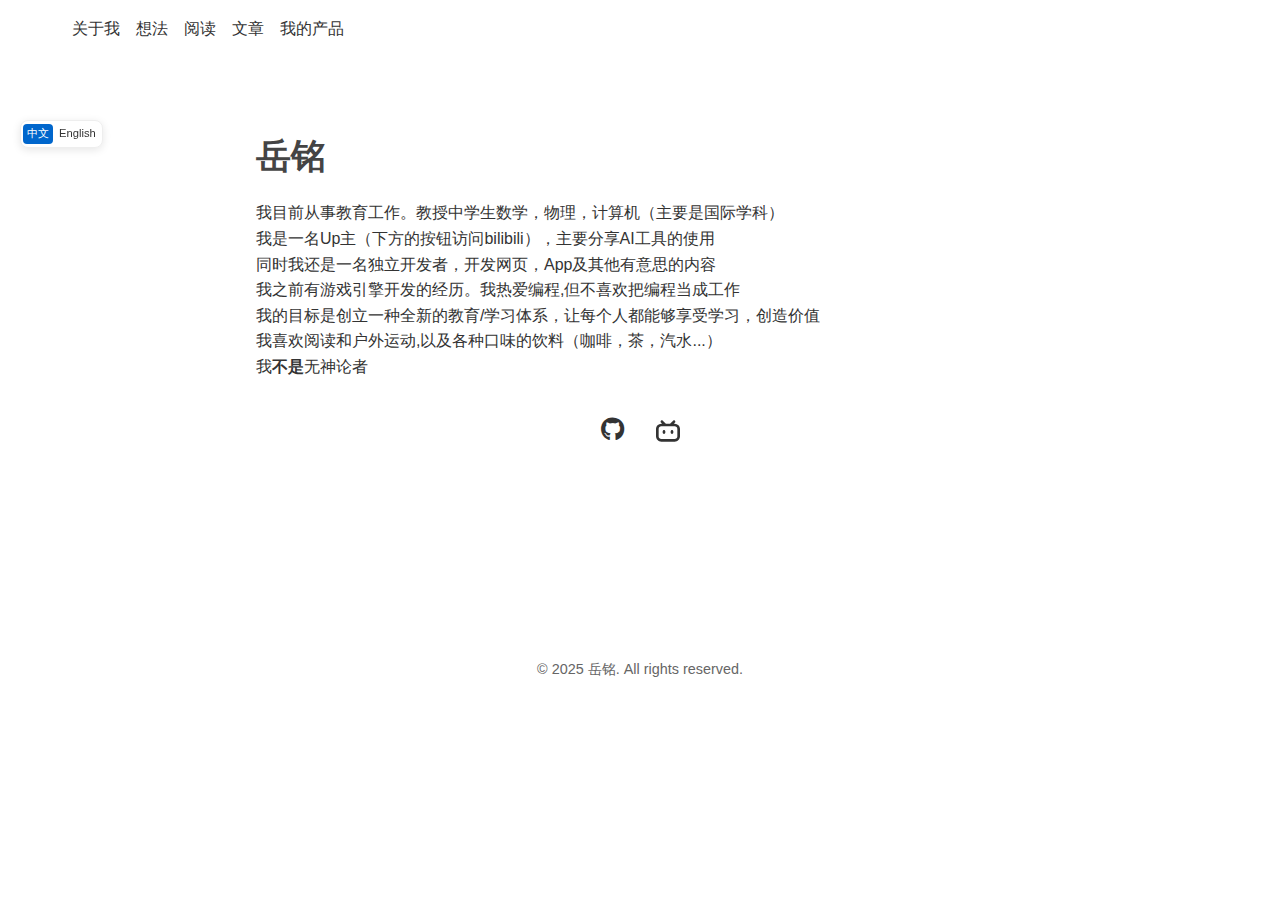
<file: index.html>
<!DOCTYPE html>
<html lang="en" data-theme="light">
<head>
    <meta charset="UTF-8">
    <meta name="viewport" content="width=device-width, initial-scale=1.0">
    <meta http-equiv="Content-Security-Policy" content="img-src 'self' data: https: http:;">
    <title>Yue Ming's site</title>
    <link rel="icon" href="data:,">
    <link rel="stylesheet" href="styles.css">
    <link rel="stylesheet" href="https://cdnjs.cloudflare.com/ajax/libs/font-awesome/6.0.0/css/all.min.css">
    <script src="translations.js"></script>
    <!-- Google tag (gtag.js) -->
    <script async src="https://www.googletagmanager.com/gtag/js?id=G-KX6P75PEJL"></script>
    <script>
    window.dataLayer = window.dataLayer || [];
    function gtag(){dataLayer.push(arguments);}
    gtag('js', new Date());

    gtag('config', 'G-KX6P75PEJL');
    </script>
</head>
<body class="home-page">

    <!-- Language Switcher -->
    <div class="language-switcher">
        <button onclick="setLanguage('zh')" id="lang-zh">中文</button>
        <button onclick="setLanguage('en')" id="lang-en">English</button>
    </div>

    <div class="top-links">
        <div class="menu-group">
            <a href="index.html">关于我</a>
            <a href="thoughts.html">想法</a>
            <a href="books.html">阅读</a>
            <a href="essay.html">文章</a>
            <a href="products.html">我的产品</a>
        </div>
    </div>

    <div class="resume-header">
     
        <h1>岳铭</h1>
        
        <div class="intro-text">
            <p>我目前从事教育工作。教授中学生数学，物理，计算机（主要是国际学科）</p>
            <p>我是一名Up主（下方的按钮访问bilibili），主要分享AI工具的使用</p>
            <p>同时我还是一名独立开发者，开发网页，App及其他有意思的内容</p>
            <p>我之前有游戏引擎开发的经历。我热爱编程,但不喜欢把编程当成工作</p>
            <p>我的目标是创立一种全新的教育/学习体系，让每个人都能够享受学习，创造价值</p>
            <p>我喜欢阅读和户外运动,以及各种口味的饮料（咖啡，茶，汽水...） </p>
            <p>我<b>不是</b>无神论者</p>
        </div>
    
    </div>

    <main>
        <section id="connect">
            <div class="social-links">
                <a href="https://github.com/ming1024yue" target="_blank"><i class="fab fa-github"></i></a>
                <a href="https://space.bilibili.com/3546678013463098?spm_id_from=333.1007.0.0" target="_blank" class="bilibili-link">
                    <svg viewBox="0 0 24 24" width="24" height="24">
                        <path fill="currentColor" d="M17.813 4.653h.854c1.51.054 2.769.578 3.773 1.574 1.004.995 1.524 2.249 1.56 3.76v7.36c-.036 1.51-.556 2.769-1.56 3.773s-2.262 1.524-3.773 1.56H5.333c-1.51-.036-2.769-.556-3.773-1.56S.036 18.858 0 17.347v-7.36c.036-1.511.556-2.765 1.56-3.76 1.004-.996 2.262-1.52 3.773-1.574h.774l-1.174-1.12a1.234 1.234 0 0 1-.373-.906c0-.356.124-.658.373-.907l.027-.027c.267-.249.573-.373.92-.373.347 0 .653.124.92.373L9.653 4.44c.071.071.134.142.187.213h4.267a.836.836 0 0 1 .16-.213l2.853-2.747c.267-.249.573-.373.92-.373.347 0 .662.151.929.4.267.249.391.551.391.907 0 .355-.124.657-.373.906zM5.333 7.24c-.746.018-1.373.276-1.88.773-.506.498-.769 1.13-.786 1.894v7.52c.017.764.28 1.395.786 1.893.507.498 1.134.756 1.88.773h13.334c.746-.017 1.373-.275 1.88-.773.506-.498.769-1.129.786-1.893v-7.52c-.017-.765-.28-1.396-.786-1.894-.507-.497-1.134-.755-1.88-.773zM8 11.107c.373 0 .684.124.933.373.25.249.383.569.4.96v1.173c-.017.391-.15.711-.4.96-.249.25-.56.374-.933.374s-.684-.125-.933-.374c-.25-.249-.383-.569-.4-.96V12.44c0-.373.129-.689.386-.947.258-.257.574-.386.947-.386zm8 0c.373 0 .684.124.933.373.25.249.383.569.4.96v1.173c-.017.391-.15.711-.4.96-.249.25-.56.374-.933.374s-.684-.125-.933-.374c-.25-.249-.383-.569-.4-.96V12.44c.017-.391.15-.711.4-.96.249-.249.56-.373.933-.373Z"/>
                    </svg>
                </a>
            </div>
        </section>
    </main>

    <footer>
        <p>&copy; 2025 岳铭. All rights reserved.</p>
    </footer>

    <script>
        // Set initial theme
        document.addEventListener('DOMContentLoaded', () => {
            const savedTheme = localStorage.getItem('theme') || 'light';
            document.documentElement.setAttribute('data-theme', savedTheme);
            
            // Update language switcher active state
            const currentLang = getCurrentLanguage();
            document.getElementById('lang-zh').classList.toggle('active', currentLang === 'zh');
            document.getElementById('lang-en').classList.toggle('active', currentLang === 'en');
        });
    </script>
</body>
</html>
</file>
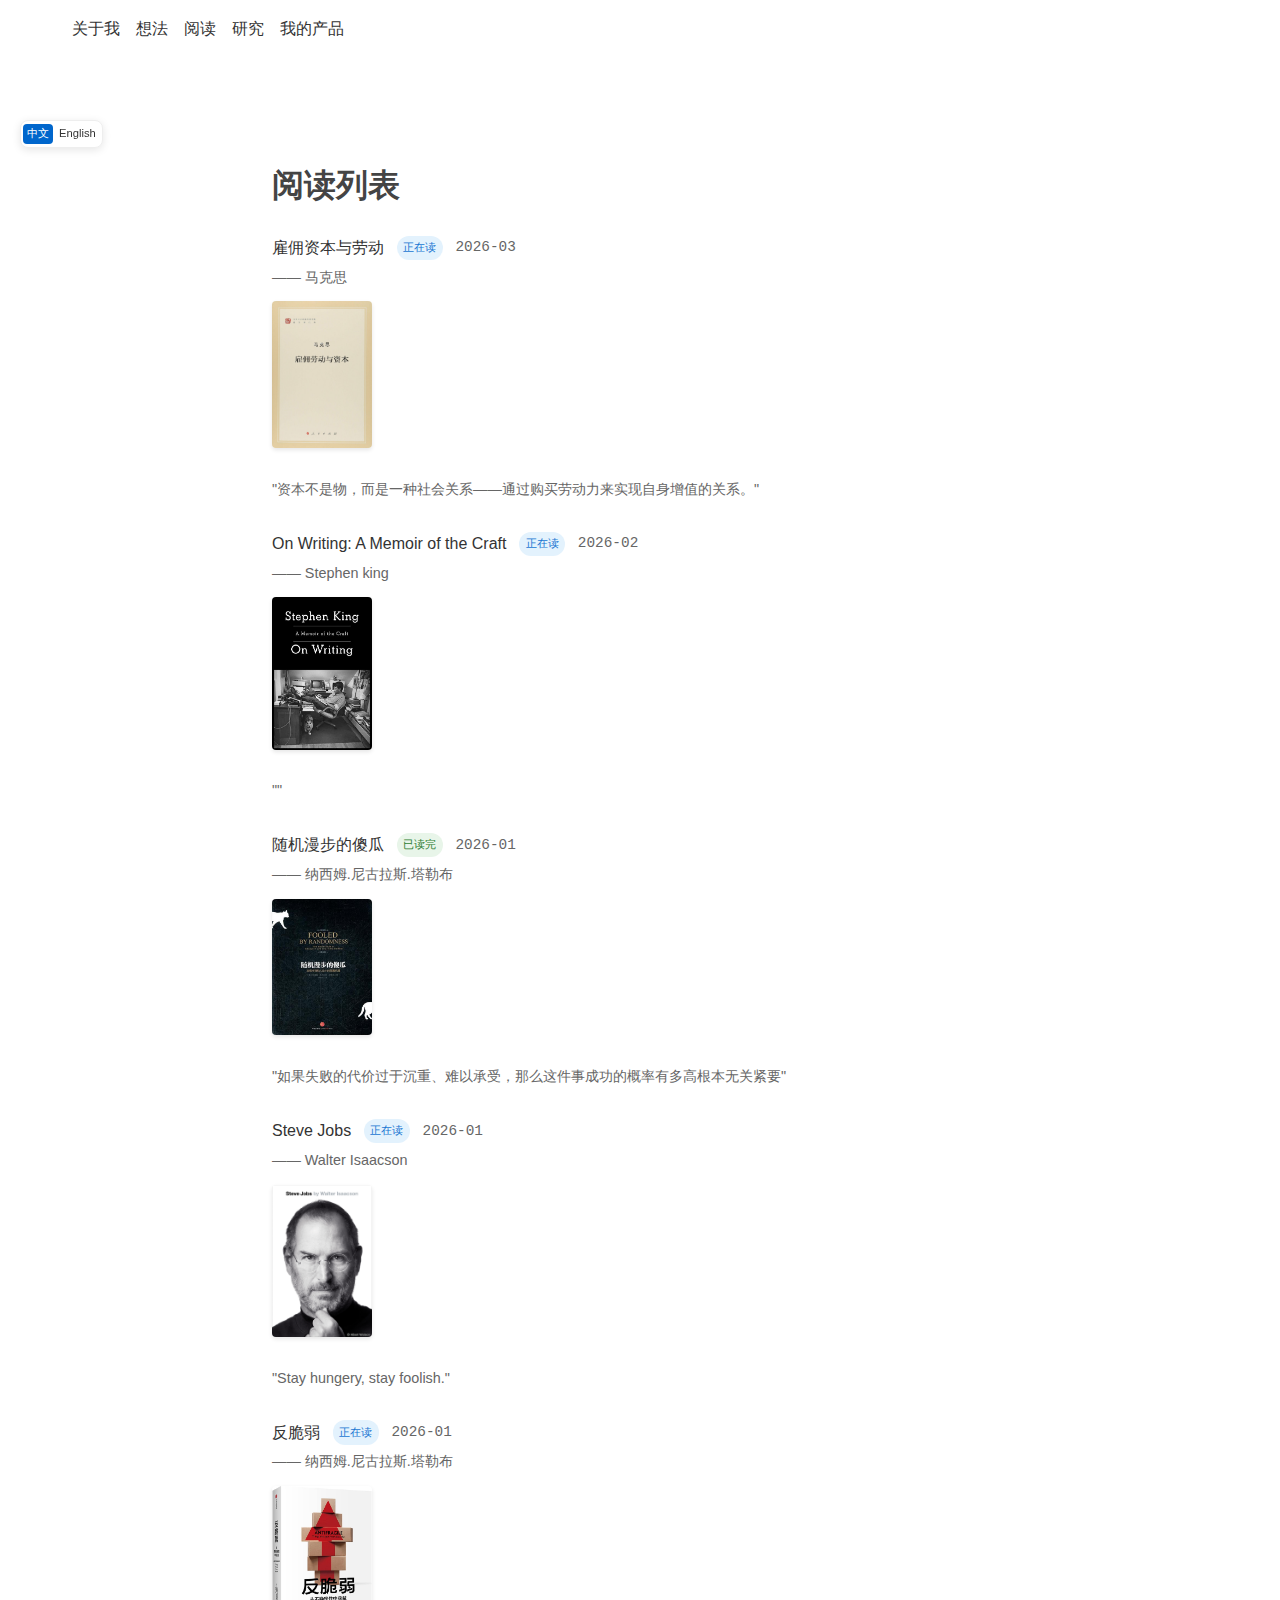
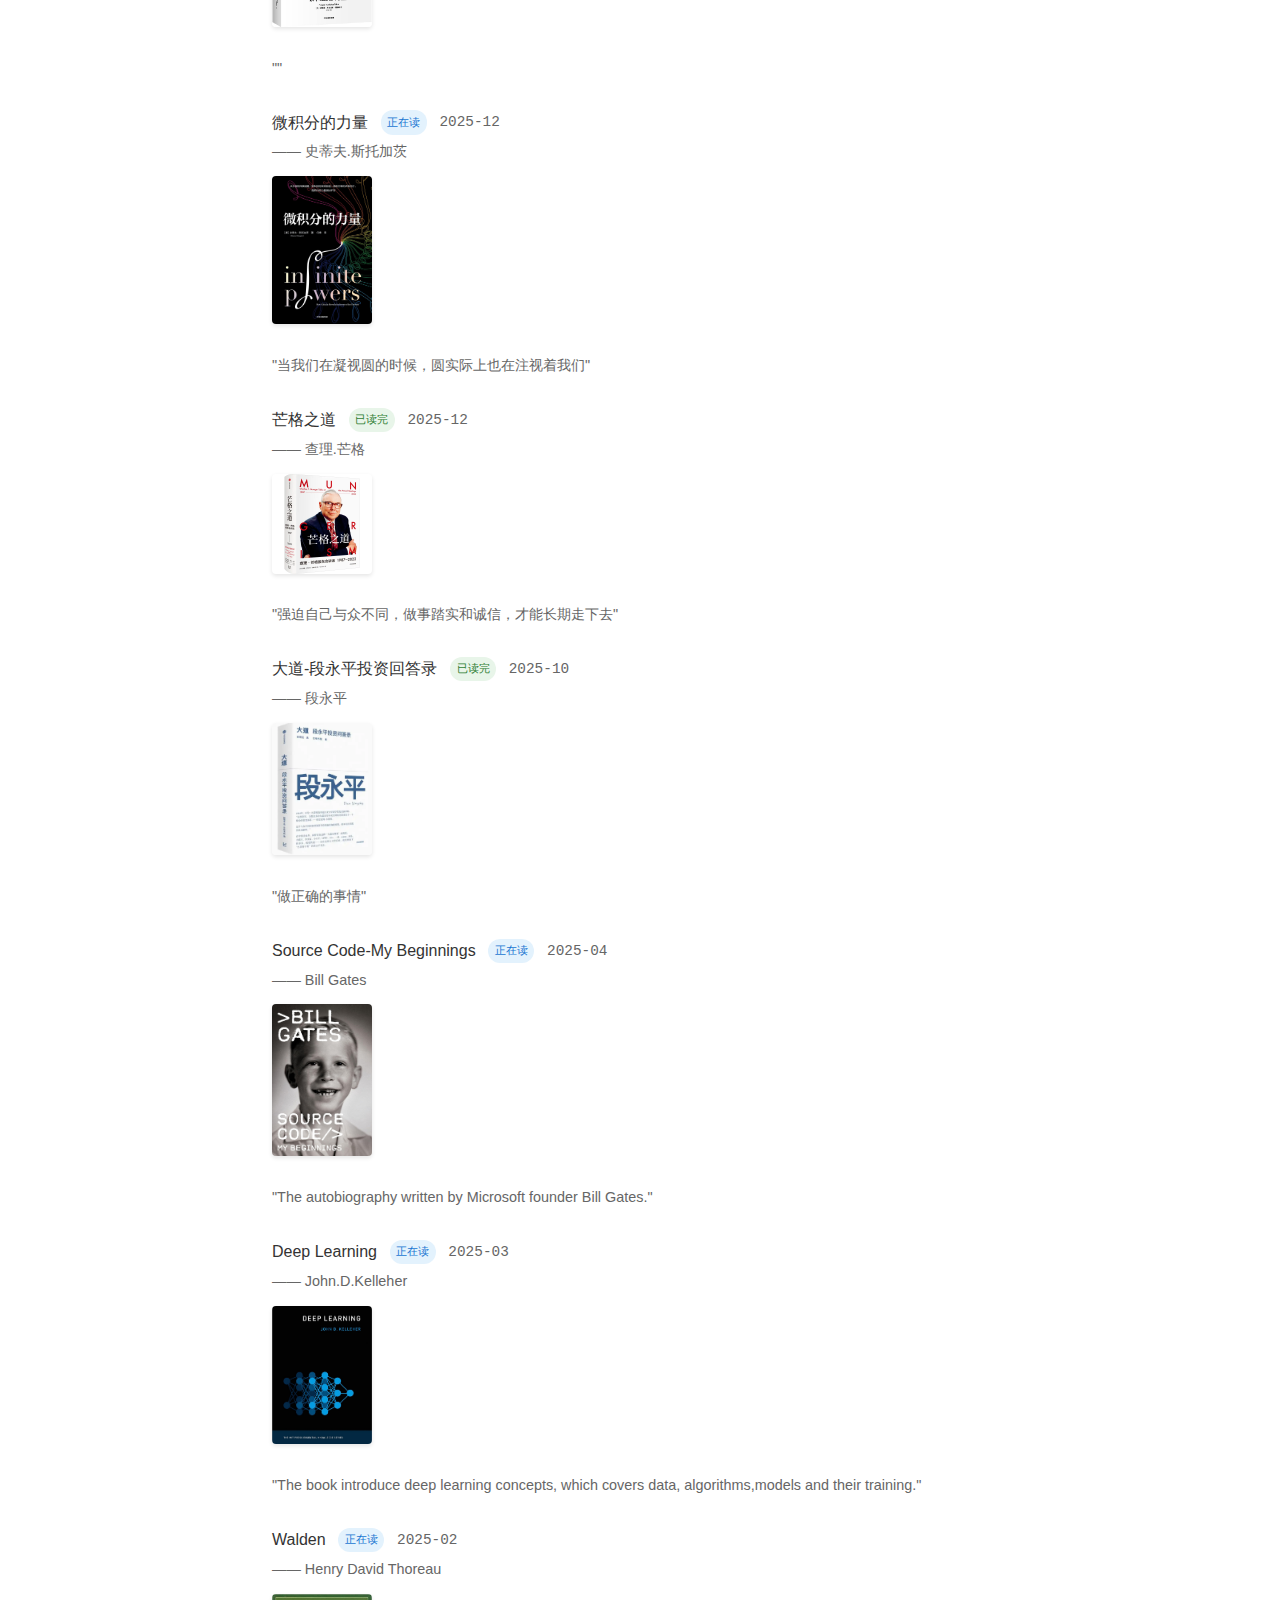
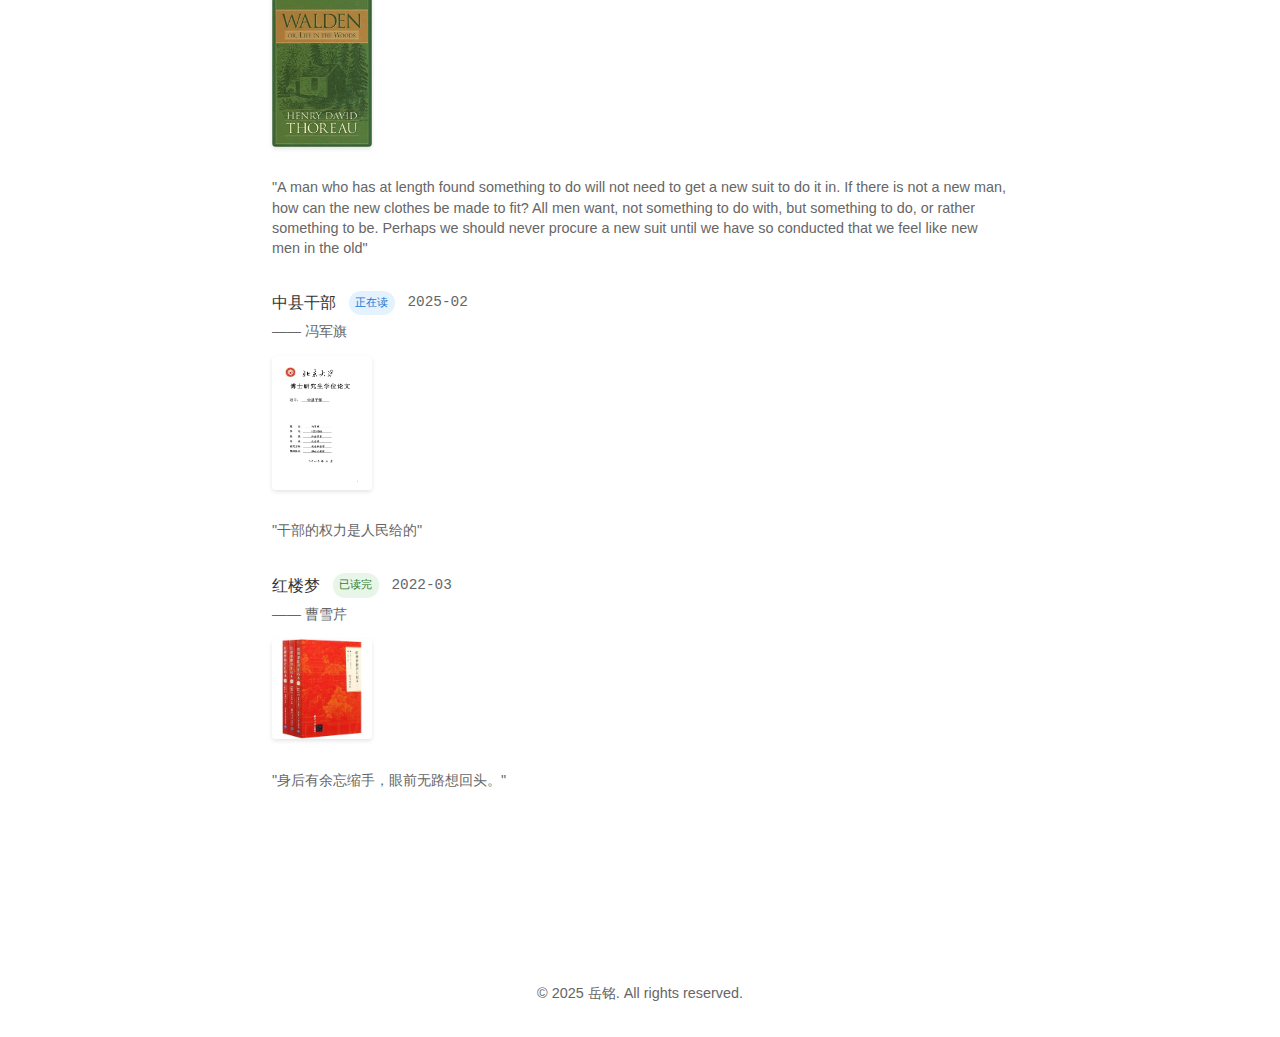
<file: books.html>
<!DOCTYPE html>
<html lang="en" data-theme="light">
<head>
    <meta charset="UTF-8">
    <meta name="viewport" content="width=device-width, initial-scale=1.0">
    <title>Books I'm Reading</title>
    <link rel="stylesheet" href="styles.css">
    <link rel="stylesheet" href="https://cdnjs.cloudflare.com/ajax/libs/font-awesome/6.0.0/css/all.min.css">
    <script src="translations.js"></script>
    <style>
        .cover-image {
            max-width: 100px;
            height: auto;
            border-radius: 4px;
            box-shadow: 0 2px 4px rgba(0,0,0,0.1);
            margin: 8px 0;
        }
        
        .book-cover {
            display: flex;
            justify-content: flex-start;
            margin-bottom: 10px;
        }
    </style>
</head>
<body>
    <!-- Language Switcher -->
    <div class="language-switcher">
        <button onclick="setLanguage('zh')" id="lang-zh">中文</button>
        <button onclick="setLanguage('en')" id="lang-en">English</button>
    </div>

    <div class="theme-switch">
    </div>

    <div class="top-links">
        <div class="menu-group">
            <a href="index.html">关于我</a>
            <a href="thoughts.html">想法</a>
            <a href="books.html">阅读</a>
            <a href="research.html">研究</a>
            <a href="products.html">我的产品</a>
        </div>
    </div>

    <main>
        <section id="books">
            <h2 data-translate="books.title">阅读列表</h2>
            <ul class="book-list">
                <li>
                    <div class="book-info">
                        <div class="book-header">
                            <span class="book-title">红楼梦</span>
                            <span class="book-status finished">finished</span>
                            <span class="date">2022-03</span>
                        </div>
                        <span class="book-author">—— 曹雪芹</span>
                        <div class="book-cover">
                            <img src="images/book_cover/hongloumeng.png " alt="红楼梦 book cover" class="cover-image">
                        </div>
                        <p class="book-comment">"身后有余忘缩手，眼前无路想回头。"</p>
                    </div>
                </li>
                <li>
                    <div class="book-info">
                        <div class="book-header">
                            <span class="book-title">Walden</span>
                            <span class="book-status reading">reading</span>
                            <span class="date">2025-02</span>
                        </div>
                        <span class="book-author">—— Henry David Thoreau</span>
                        <div class="book-cover">
                            <img src="images/book_cover/walden.png" alt="Walden book cover" class="cover-image">
                        </div>
                        <p class="book-comment">"A man who has at length found something to do will not need to get a new suit to do it in. If there is not a new man, how can the new clothes be made to fit? All men want, not something to do with, but something to do, or rather something to be. Perhaps we should never procure a new suit until we have so conducted that we feel like new men in the old"</p>
                    </div>
                </li>
                <li>
                    <div class="book-info">
                        <div class="book-header">
                            <span class="book-title">中县干部</span>
                            <span class="book-status reading">reading</span>
                            <span class="date">2025-02</span>
                        </div>
                        <span class="book-author">—— 冯军旗</span>
                        <div class="book-cover">
                            <img src="images/book_cover/zhongxian.png" alt="中县干部 book cover" class="cover-image">
                        </div>
                        <p class="book-comment">"干部的权力是人民给的"</p>
                    </div>
                </li>
                <li>
                    <div class="book-info">
                        <div class="book-header">
                            <span class="book-title">Deep Learning</span>
                            <span class="book-status reading">reading</span>
                            <span class="date">2025-03</span>
                        </div>
                        <span class="book-author">—— John.D.Kelleher</span>
                        <div class="book-cover">
                            <img src="images/book_cover/deep_learning.png" alt="Deep Learning book cover" class="cover-image">
                        </div>
                        <p class="book-comment">"The book introduce deep learning concepts, which covers data, algorithms,models and their training."</p>
                    </div>
                </li>
                <li>
                    <div class="book-info">
                        <div class="book-header">
                            <span class="book-title">Source Code-My Beginnings</span>
                            <span class="book-status reading">reading</span>
                            <span class="date">2025-04</span>
                        </div>
                        <span class="book-author">—— Bill Gates</span>
                        <div class="book-cover">
                            <img src="images/book_cover/source_code.png" alt="Source code book cover" class="cover-image">
                        </div>
                        <p class="book-comment">"The autobiography written by Microsoft founder Bill Gates."</p>
                    </div>
                </li>
                <li>
                    <div class="book-info">
                        <div class="book-header">
                            <span class="book-title">大道-段永平投资回答录</span>
                            <span class="book-status finished">finished</span>
                            <span class="date">2025-10</span>
                        </div>
                        <span class="book-author">—— 段永平</span>
                        <div class="book-cover">
                            <img src="images/book_cover/dadao.png" alt="Source code book cover" class="cover-image">
                        </div>
                        <p class="book-comment">"做正确的事情"</p>
                    </div>
                </li>
                <li>
                    <div class="book-info">
                        <div class="book-header">
                            <span class="book-title">微积分的力量</span>
                            <span class="book-status reading">Reading</span>
                            <span class="date">2025-12</span>
                        </div>
                        <span class="book-author">—— 史蒂夫.斯托加茨</span>
                        <div class="book-cover">
                            <img src="images/book_cover/weijifen.jpeg" alt="Source code book cover" class="cover-image">
                        </div>
                        <p class="book-comment">"当我们在凝视圆的时候，圆实际上也在注视着我们"</p>
                    </div>
                </li>
                <li>
                    <div class="book-info">
                        <div class="book-header">
                            <span class="book-title">芒格之道</span>
                            <span class="book-status finished">finished</span>
                            <span class="date">2025-12</span>
                        </div>
                        <span class="book-author">—— 查理.芒格</span>
                        <div class="book-cover">
                            <img src="images/book_cover/munger.jpeg" alt="Source code book cover" class="cover-image">
                        </div>
                        <p class="book-comment">"强迫自己与众不同，做事踏实和诚信，才能长期走下去"</p>
                    </div>
                </li>
                <li>
                    <div class="book-info">
                        <div class="book-header">
                            <span class="book-title">随机漫步的傻瓜</span>
                            <span class="book-status finished">finished</span>
                            <span class="date">2026-01</span>
                        </div>
                        <span class="book-author">—— 纳西姆.尼古拉斯.塔勒布</span>
                        <div class="book-cover">
                            <img src="images/book_cover/foolded_randomness.jpeg" alt="Source code book cover" class="cover-image">
                        </div>
                        <p class="book-comment">"如果失败的代价过于沉重、难以承受，那么这件事成功的概率有多高根本无关紧要"</p>
                    </div>
                </li>
                <li>
                    <div class="book-info">
                        <div class="book-header">
                            <span class="book-title">Steve Jobs</span>
                            <span class="book-status reading">Reading</span>
                            <span class="date">2026-01</span>
                        </div>
                        <span class="book-author">—— Walter Isaacson</span>
                        <div class="book-cover">
                            <img src="images/book_cover/steve_jobs.jpg" alt="Source code book cover" class="cover-image">
                        </div>
                        <p class="book-comment">"Stay hungery, stay foolish."</p>
                    </div>
                </li>
                <li>
                    <div class="book-info">
                        <div class="book-header">
                            <span class="book-title">反脆弱</span>
                            <span class="book-status reading">Reading</span>
                            <span class="date">2026-01</span>
                        </div>
                        <span class="book-author">—— 纳西姆.尼古拉斯.塔勒布</span>
                        <div class="book-cover">
                            <img src="images/book_cover/antifragile.jpg" alt="Source code book cover" class="cover-image">
                        </div>
                        <p class="book-comment">""</p>
                    </div>
                </li>

                <li>
                    <div class="book-info">
                        <div class="book-header">
                            <span class="book-title">On Writing: A Memoir of the Craft</span>
                            <span class="book-status reading">Reading</span>
                            <span class="date">2026-02</span>
                        </div>
                        <span class="book-author">—— Stephen king</span>
                        <div class="book-cover">
                            <img src="images/book_cover/on_writing.jpg" alt="Source code book cover" class="cover-image">
                        </div>
                        <p class="book-comment">""</p>
                    </div>
                </li>


                <li>
                    <div class="book-info">
                        <div class="book-header">
                            <span class="book-title">雇佣资本与劳动</span>
                            <span class="book-status reading">Reading</span>
                            <span class="date">2026-03</span>
                        </div>
                        <span class="book-author">—— 马克思</span>
                        <div class="book-cover">
                            <img src="images/book_cover/captical_work.png" alt="Source code book cover" class="cover-image">
                        </div>
                        <p class="book-comment">"资本不是物，而是一种社会关系——通过购买劳动力来实现自身增值的关系。"</p>
                    </div>
                </li>
            </ul>
        </section>
    </main>

    <footer>
        <p>&copy; 2025 岳铭. All rights reserved.</p>
    </footer>

    <script>
        document.addEventListener('DOMContentLoaded', () => {
            // Update language switcher active state
            const currentLang = getCurrentLanguage();
            const zhBtn = document.getElementById('lang-zh');
            const enBtn = document.getElementById('lang-en');
            if (zhBtn && enBtn) {
                zhBtn.classList.toggle('active', currentLang === 'zh');
                enBtn.classList.toggle('active', currentLang === 'en');
            }
            
            // Update page content based on current language
            updatePageContent();
            
            const bookList = document.querySelector('.book-list');
            const books = Array.from(bookList.children);
            books.sort((a, b) => {
                const dateA = a.querySelector('.date').textContent.trim();
                const dateB = b.querySelector('.date').textContent.trim();
                const dA = new Date(dateA.length === 7 ? dateA + '-01' : dateA);
                const dB = new Date(dateB.length === 7 ? dateB + '-01' : dateB);
                return dB - dA;
            });
            books.forEach(book => bookList.appendChild(book));
        });
    </script>
</body>
</html>
</file>
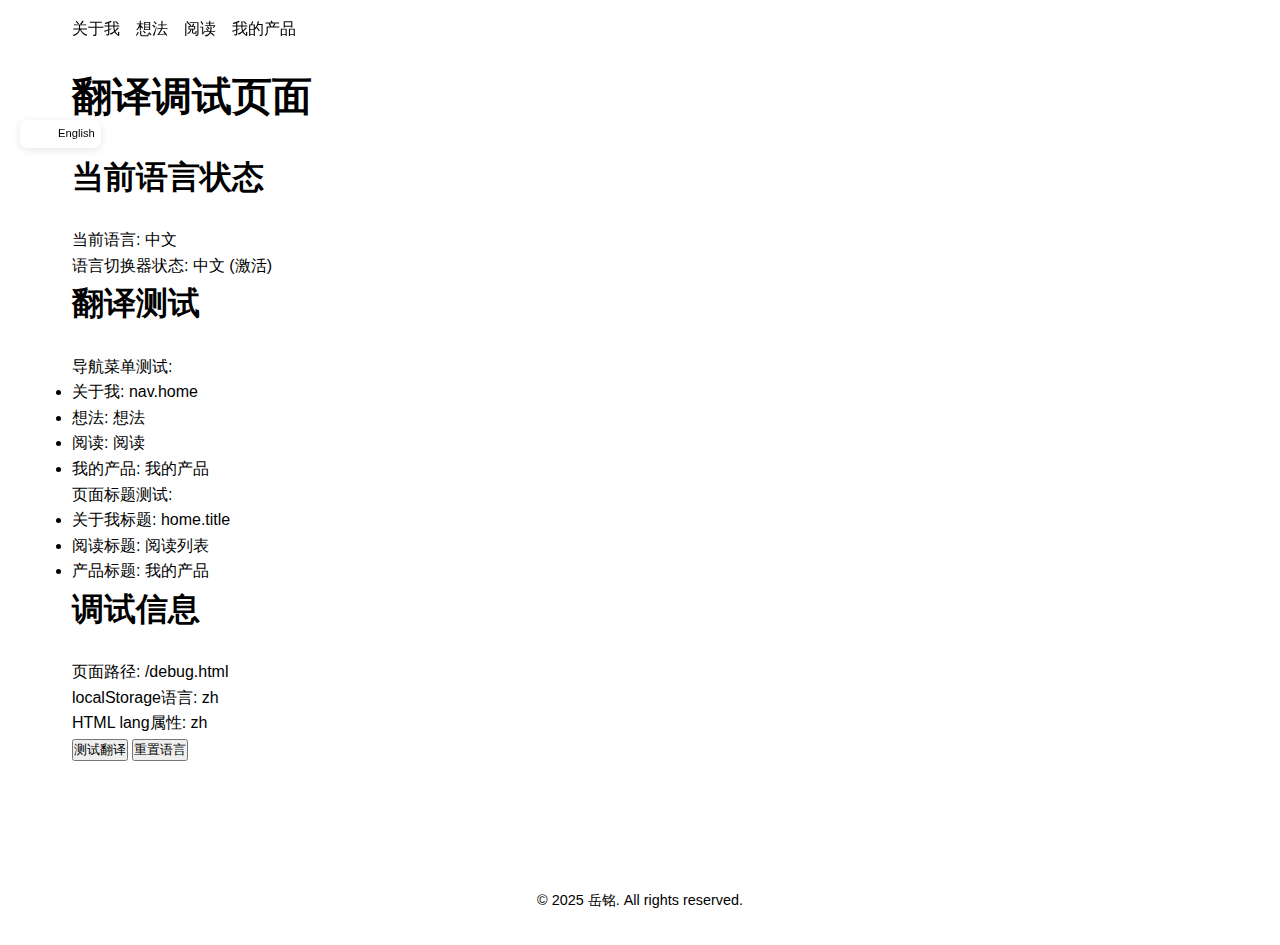
<file: debug.html>
<!DOCTYPE html>
<html lang="zh">
<head>
    <meta charset="UTF-8">
    <meta name="viewport" content="width=device-width, initial-scale=1.0">
    <title>翻译调试页面</title>
    <link rel="stylesheet" href="styles.css">
    <script src="translations.js"></script>
</head>
<body>
    <!-- Language Switcher -->
    <div class="language-switcher">
        <button onclick="setLanguage('zh')" id="lang-zh">中文</button>
        <button onclick="setLanguage('en')" id="lang-en">English</button>
    </div>

    <div class="top-links">
        <div class="menu-group">
            <a href="index.html">关于我</a>
            <a href="thoughts.html">想法</a>
            <a href="books.html">阅读</a>
            <a href="products.html">我的产品</a>
        </div>
    </div>

    <main>
        <h1>翻译调试页面</h1>
        
        <h2>当前语言状态</h2>
        <p>当前语言: <span id="current-lang">中文</span></p>
        <p>语言切换器状态: <span id="switcher-status">检查中...</span></p>
        
        <h2>翻译测试</h2>
        <div id="translation-tests">
            <p>导航菜单测试:</p>
            <ul>
                <li>关于我: <span id="nav-home">关于我</span></li>
                <li>想法: <span id="nav-thoughts">想法</span></li>
                <li>阅读: <span id="nav-books">阅读</span></li>
                <li>我的产品: <span id="nav-products">我的产品</span></li>
            </ul>
            
            <p>页面标题测试:</p>
            <ul>
                <li>关于我标题: <span id="home-title">岳铭</span></li>
                <li>阅读标题: <span id="books-title">阅读列表</span></li>
                <li>产品标题: <span id="products-title">我的产品</span></li>
            </ul>
        </div>
        
        <h2>调试信息</h2>
        <div id="debug-info">
            <p>页面路径: <span id="page-path"></span></p>
            <p>localStorage语言: <span id="localstorage-lang"></span></p>
            <p>HTML lang属性: <span id="html-lang"></span></p>
        </div>
        
        <button onclick="testTranslations()">测试翻译</button>
        <button onclick="resetLanguage()">重置语言</button>
    </main>

    <footer>
        <p>&copy; 2025 岳铭. All rights reserved.</p>
    </footer>

    <script>
        function testTranslations() {
            // 测试翻译函数
            console.log('Testing translations...');
            
            // 更新测试显示
            document.getElementById('nav-home').textContent = translate('nav.home');
            document.getElementById('nav-thoughts').textContent = translate('nav.thoughts');
            document.getElementById('nav-books').textContent = translate('nav.books');
            document.getElementById('nav-products').textContent = translate('nav.products');
            
            document.getElementById('home-title').textContent = translate('home.title');
            document.getElementById('books-title').textContent = translate('books.title');
            document.getElementById('products-title').textContent = translate('products.title');
            
            // 更新调试信息
            document.getElementById('page-path').textContent = window.location.pathname;
            document.getElementById('localstorage-lang').textContent = localStorage.getItem('language') || 'zh';
            document.getElementById('html-lang').textContent = document.documentElement.lang;
            
            console.log('Translation test completed');
        }
        
        function resetLanguage() {
            localStorage.removeItem('language');
            location.reload();
        }
        
        document.addEventListener('DOMContentLoaded', () => {
            const currentLang = getCurrentLanguage();
            document.getElementById('current-lang').textContent = currentLang === 'zh' ? '中文' : 'English';
            
            // Update language switcher active state
            const zhBtn = document.getElementById('lang-zh');
            const enBtn = document.getElementById('lang-en');
            if (zhBtn && enBtn) {
                zhBtn.classList.toggle('active', currentLang === 'zh');
                enBtn.classList.toggle('active', currentLang === 'en');
            }
            
            // Update switcher status
            const activeBtn = currentLang === 'zh' ? zhBtn : enBtn;
            document.getElementById('switcher-status').textContent = 
                activeBtn ? `${activeBtn.textContent} (激活)` : '未找到按钮';
            
            // Run initial translation test
            testTranslations();
        });
    </script>
</body>
</html>
</file>
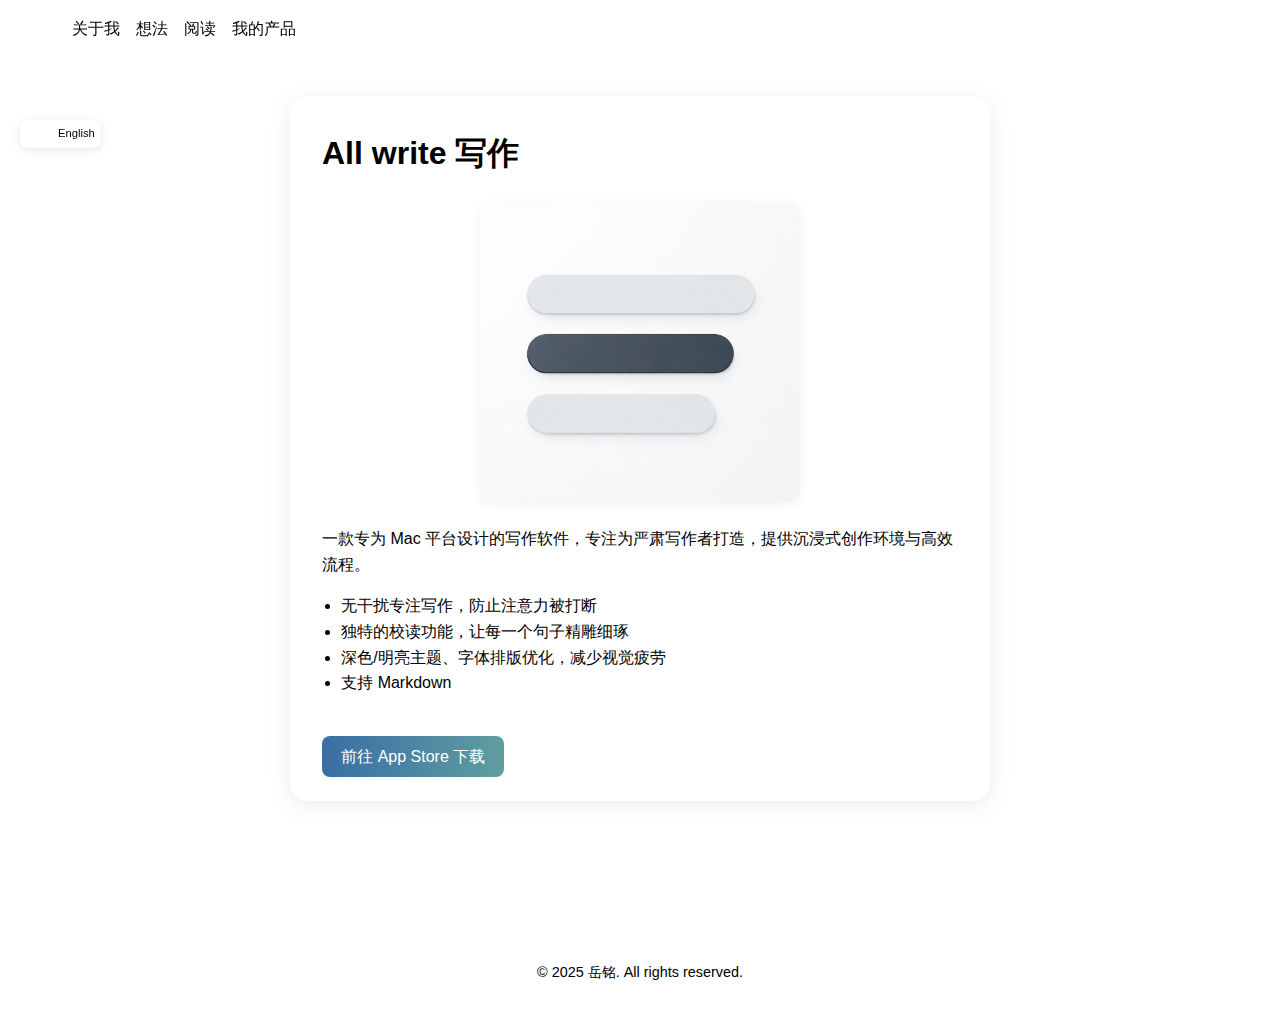
<file: product-allwrite.html>
<!DOCTYPE html>
<html lang="zh">
<head>
    <meta charset="UTF-8">
    <meta name="viewport" content="width=device-width, initial-scale=1.0">
    <title>All write 写作 - 产品介绍</title>
    <link rel="stylesheet" href="styles.css">
    <link rel="stylesheet" href="https://cdnjs.cloudflare.com/ajax/libs/font-awesome/6.0.0/css/all.min.css">
    <script src="translations.js"></script>
    <style>
        .product-detail { max-width: 700px; margin: 2rem auto; background: #fff; border-radius: 18px; box-shadow: 0 4px 24px rgba(0,0,0,0.08); padding: 2rem 2rem 1.5rem 2rem; }
        .product-detail img { display: block; margin: 1.5rem auto; max-width: 320px; border-radius: 12px; box-shadow: 0 2px 12px rgba(0,0,0,0.06); }
        .product-detail h2 { margin-top: 0; }
        .product-detail ul { margin: 1rem 0 1.5rem 1.2rem; }
        .product-link { display: inline-block; color: #fff; background: linear-gradient(90deg, #3a6ea5, #5f9ea0); padding: 0.5em 1.2em; border-radius: 8px; text-decoration: none; text-align: center; transition: background 0.2s; margin-top: 1rem; }
        .product-link:hover { background: linear-gradient(90deg, #5f9ea0, #3a6ea5); }
        @media (max-width: 700px) { .product-detail { padding: 1rem 0.5rem; } }
    </style>
</head>
<body>
    <!-- Language Switcher -->
    <div class="language-switcher">
        <button onclick="setLanguage('zh')" id="lang-zh">中文</button>
        <button onclick="setLanguage('en')" id="lang-en">English</button>
    </div>

    <div class="top-links">
        <div class="menu-group">
            <a href="index.html">关于我</a>
            <a href="thoughts.html">想法</a>
            <a href="books.html">阅读</a>
            <a href="products.html">我的产品</a>
        </div>
    </div>
    <main>
        <section class="product-detail">
            <h2>All write 写作</h2>
            <img src="images/product/all_write.png" alt="All write封面">
            <p>一款专为 Mac 平台设计的写作软件，专注为严肃写作者打造，提供沉浸式创作环境与高效流程。</p>
            <ul>
                <li>无干扰专注写作，防止注意力被打断</li>
                <li>独特的校读功能，让每一个句子精雕细琢</li>
                <li>深色/明亮主题、字体排版优化，减少视觉疲劳</li>
                <li>支持 Markdown</li>
            </ul>
            <a href="https://apps.apple.com/cn/app/all-write/id6760831427?mt=12" class="product-link" target="_blank">前往 App Store 下载</a>
        </section>
    </main>
    <footer>
        <p>&copy; 2025 岳铭. All rights reserved.</p>
    </footer>
</body>
</html>
</file>
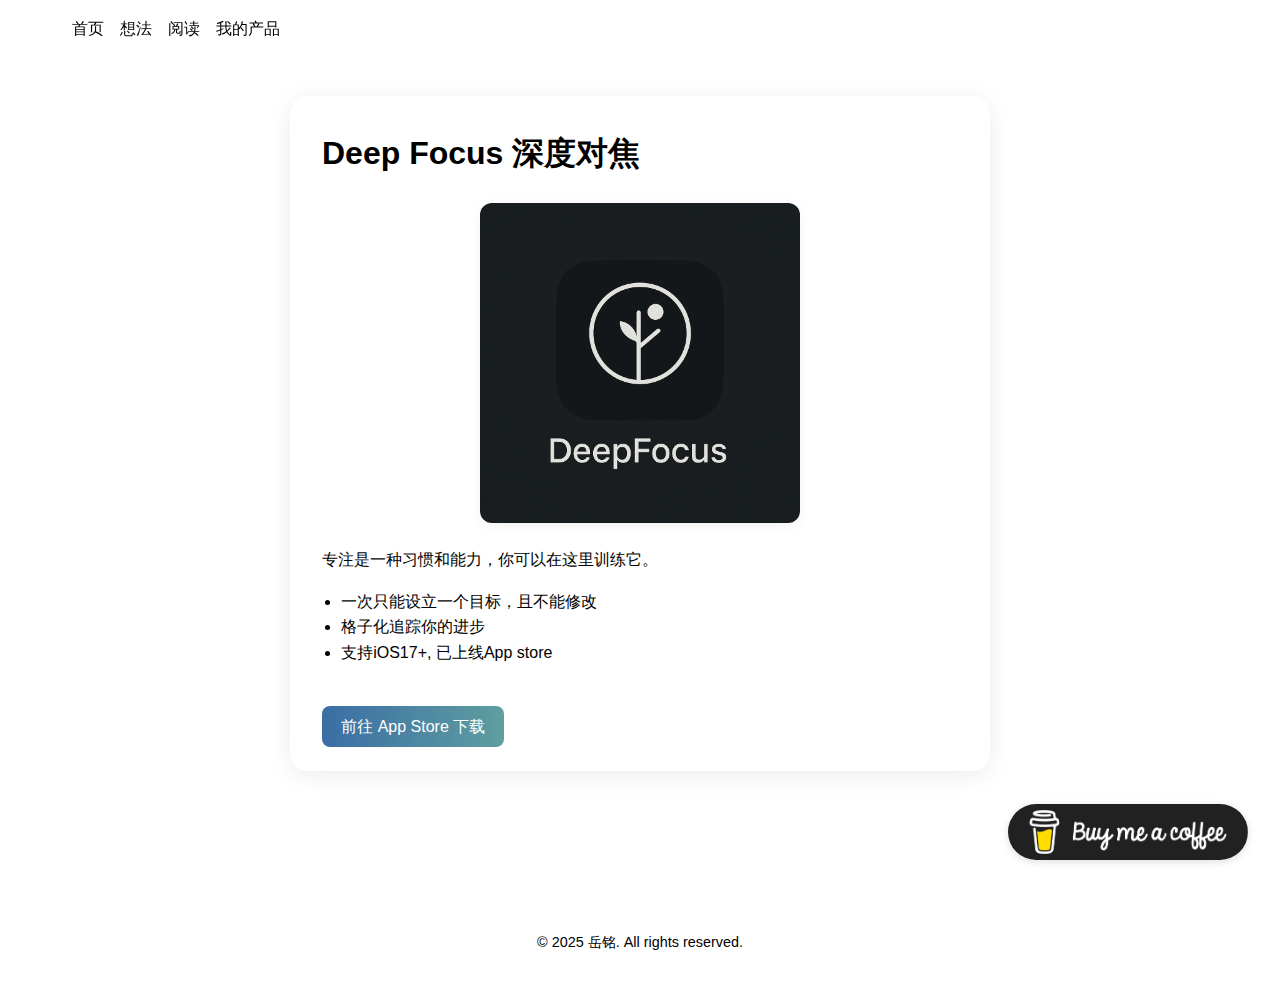
<file: product-deep-focus.html>
<!DOCTYPE html>
<html lang="zh">
<head>
    <meta charset="UTF-8">
    <meta name="viewport" content="width=device-width, initial-scale=1.0">
    <title>Deep Focus 深度对焦 - 产品介绍</title>
    <link rel="stylesheet" href="styles.css">
    <link rel="stylesheet" href="https://cdnjs.cloudflare.com/ajax/libs/font-awesome/6.0.0/css/all.min.css">
    <style>
        .product-detail { max-width: 700px; margin: 2rem auto; background: #fff; border-radius: 18px; box-shadow: 0 4px 24px rgba(0,0,0,0.08); padding: 2rem 2rem 1.5rem 2rem; }
        .product-detail img { display: block; margin: 1.5rem auto; max-width: 320px; border-radius: 12px; box-shadow: 0 2px 12px rgba(0,0,0,0.06); }
        .product-detail h2 { margin-top: 0; }
        .product-detail ul { margin: 1rem 0 1.5rem 1.2rem; }
        .product-link { display: inline-block; color: #fff; background: linear-gradient(90deg, #3a6ea5, #5f9ea0); padding: 0.5em 1.2em; border-radius: 8px; text-decoration: none; text-align: center; transition: background 0.2s; margin-top: 1rem; }
        .product-link:hover { background: linear-gradient(90deg, #5f9ea0, #3a6ea5); }
        @media (max-width: 700px) { .product-detail { padding: 1rem 0.5rem; } }
    </style>
</head>
<body>
    <div class="top-links">
        <div class="menu-group">
            <a href="index.html">首页</a>
            <a href="thoughts.html">想法</a>
            <a href="books.html">阅读</a>
            <a href="products.html">我的产品</a>
        </div>
    </div>
    <main>
        <section class="product-detail">
            <h2>Deep Focus 深度对焦</h2>
            <img src="images/product/deep_focus.png" alt="Deep Focus封面">
            <p>专注是一种习惯和能力，你可以在这里训练它。</p>
            <ul>
                <li>一次只能设立一个目标，且不能修改</li>
                <li>格子化追踪你的进步</li>
                <li>支持iOS17+, 已上线App store</li>
            </ul>
            <a href="https://apps.apple.com/cn/app/id6748027168" class="product-link" target="_blank">前往 App Store 下载</a>
        </section>
    </main>
    <footer>
        
        <p>&copy; 2025 岳铭. All rights reserved.</p>
    </footer>
    <div class="support-coffee-float">
        <img id="show-alipay-float" class="coffee-btn-img" src="images/buymecoffee.png" alt="Buy Me a Coffee" style="width:240px; height:56px; border-radius:28px; box-shadow:0 2px 8px rgba(0,0,0,0.13); cursor:pointer; background:#fff; object-fit:cover;">
        <div id="alipay-qr-float" class="coffee-qr-card">
            <img src="images/ai_tools.png" alt="支付宝支持二维码">
            <div class="coffee-thank">用支付宝扫码支持我，谢谢您的鼓励！</div>
        </div>
    </div>
    <style>
    .support-coffee-float {
        position: fixed;
        right: 32px;
        bottom: 32px;
        z-index: 9999;
        display: flex;
        flex-direction: column;
        align-items: flex-end;
    }
    .coffee-btn-img {
        margin-bottom: 0.5rem;
        transition: box-shadow 0.2s, transform 0.2s;
        width: 240px !important;
        height: 56px !important;
        border-radius: 28px !important;
        object-fit: cover;
    }
    .coffee-btn-img:hover {
        box-shadow: 0 4px 16px rgba(0,0,0,0.18);
        transform: scale(1.08);
    }
    .coffee-qr-card {
        display: none;
        background: #fff;
        border-radius: 16px;
        box-shadow: 0 4px 24px rgba(0,0,0,0.13);
        padding: 1.2rem 1.2rem 0.8rem 1.2rem;
        text-align: center;
        margin-bottom: 0.5rem;
        min-width: 210px;
        animation: fadeIn 0.2s;
    }
    .coffee-qr-card img {
        width: 150px;
        border-radius: 12px;
        box-shadow: 0 2px 12px rgba(0,0,0,0.08);
    }
    .coffee-thank {
        margin-top: 0.7rem;
        color: #888;
        font-size: 0.98em;
    }
    @keyframes fadeIn {
        from { opacity: 0; transform: translateY(20px); }
        to { opacity: 1; transform: translateY(0); }
    }
    @media (max-width: 700px) {
        .support-coffee-float { right: 10px; bottom: 10px; }
        .coffee-qr-card { min-width: 140px; padding: 0.7rem 0.7rem 0.5rem 0.7rem; }
        .coffee-qr-card img { width: 100px; }
    }
    </style>
    <script>
        const btn = document.getElementById('show-alipay-float');
        const qr = document.getElementById('alipay-qr-float');
        btn.onclick = function() {
            qr.style.display = qr.style.display === 'block' ? 'none' : 'block';
        };
        // 点击页面其他地方关闭二维码
        document.addEventListener('click', function(e) {
            if (!btn.contains(e.target) && !qr.contains(e.target)) {
                qr.style.display = 'none';
            }
        });
    </script>
</body>
</html>
</file>
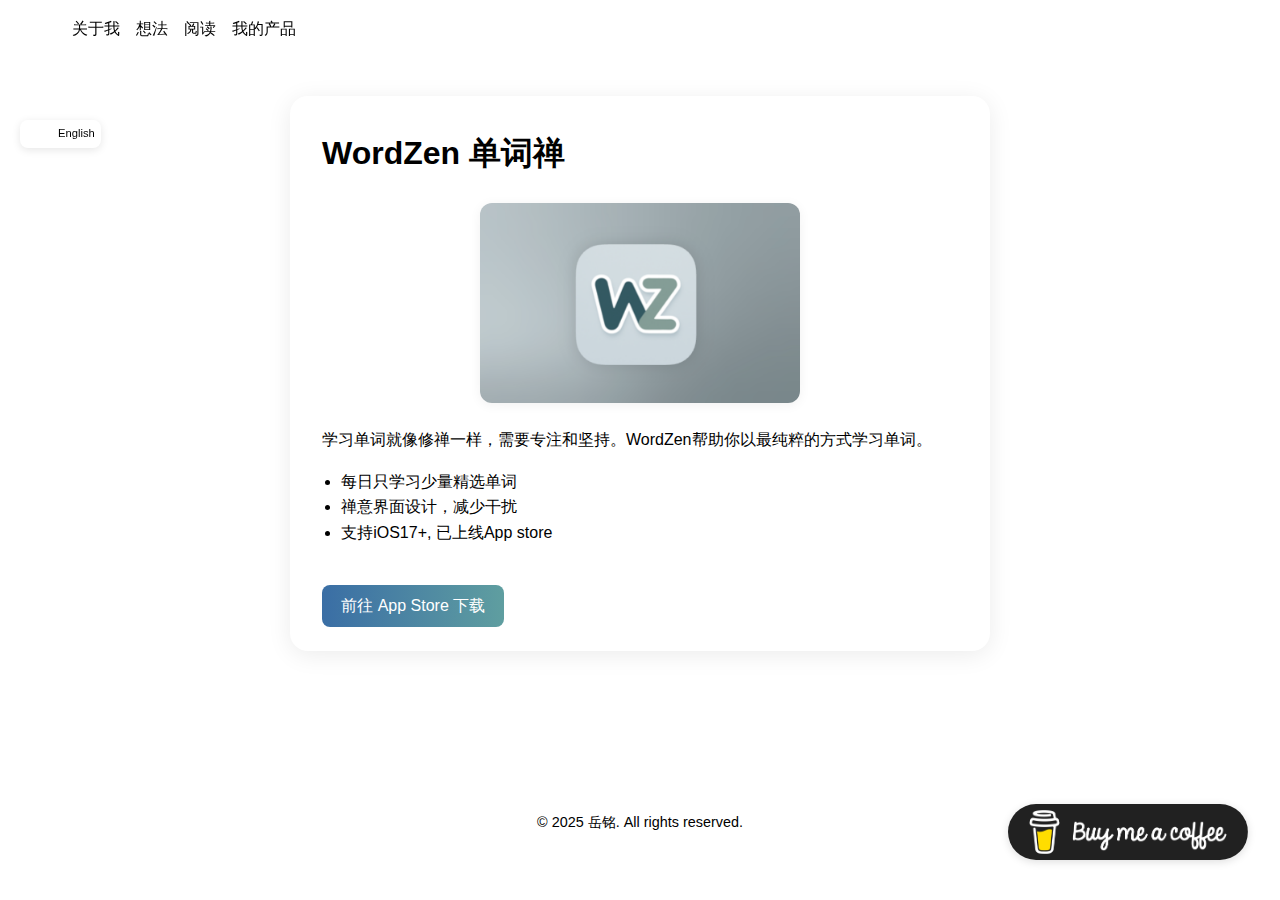
<file: product-wordzen.html>
<!DOCTYPE html>
<html lang="zh">
<head>
    <meta charset="UTF-8">
    <meta name="viewport" content="width=device-width, initial-scale=1.0">
    <title>WordZen 单词禅 - 产品介绍</title>
    <link rel="stylesheet" href="styles.css">
    <link rel="stylesheet" href="https://cdnjs.cloudflare.com/ajax/libs/font-awesome/6.0.0/css/all.min.css">
    <script src="translations.js"></script>
    <style>
        .product-detail { max-width: 700px; margin: 2rem auto; background: #fff; border-radius: 18px; box-shadow: 0 4px 24px rgba(0,0,0,0.08); padding: 2rem 2rem 1.5rem 2rem; }
        .product-detail img { display: block; margin: 1.5rem auto; max-width: 320px; border-radius: 12px; box-shadow: 0 2px 12px rgba(0,0,0,0.06); }
        .product-detail h2 { margin-top: 0; }
        .product-detail ul { margin: 1rem 0 1.5rem 1.2rem; }
        .product-link { display: inline-block; color: #fff; background: linear-gradient(90deg, #3a6ea5, #5f9ea0); padding: 0.5em 1.2em; border-radius: 8px; text-decoration: none; text-align: center; transition: background 0.2s; margin-top: 1rem; }
        .product-link:hover { background: linear-gradient(90deg, #5f9ea0, #3a6ea5); }
        @media (max-width: 700px) { .product-detail { padding: 1rem 0.5rem; } }
    </style>
</head>
<body>
    <!-- Language Switcher -->
    <div class="language-switcher">
        <button onclick="setLanguage('zh')" id="lang-zh">中文</button>
        <button onclick="setLanguage('en')" id="lang-en">English</button>
    </div>

    <div class="top-links">
        <div class="menu-group">
            <a href="index.html">首页</a>
            <a href="thoughts.html">想法</a>
            <a href="books.html">阅读</a>
            <a href="products.html">我的产品</a>
        </div>
    </div>
    <main>
        <section class="product-detail">
            <h2>WordZen 单词禅</h2>
            <img src="images/product/wordZen.png" alt="WordZen封面">
            <p>学习单词就像修禅一样，需要专注和坚持。WordZen帮助你以最纯粹的方式学习单词。</p>
            <ul>
                <li>每日只学习少量精选单词</li>
                <li>禅意界面设计，减少干扰</li>
                <li>支持iOS17+, 已上线App store</li>
            </ul>
            <a href="https://apps.apple.com/cn/app/id6748796820" class="product-link" target="_blank">前往 App Store 下载</a>
        </section>
    </main>
    <footer>
        
        <p>&copy; 2025 岳铭. All rights reserved.</p>
    </footer>
    <div class="support-coffee-float">
        <img id="show-alipay-float" class="coffee-btn-img" src="images/buymecoffee.png" alt="Buy Me a Coffee" style="width:240px; height:56px; border-radius:28px; box-shadow:0 2px 8px rgba(0,0,0,0.13); cursor:pointer; background:#fff; object-fit:cover;">
        <div id="alipay-qr-float" class="coffee-qr-card">
            <img src="images/ai_tools.png" alt="支付宝支持二维码" class="qr-code-img" style="cursor: pointer;">
            <div class="coffee-thank">如果你喜欢我的作品，欢迎自愿打赏一杯咖啡的钱（建议不超过 10 元）。
                小小支持，大大鼓励！</div>
        </div>
    </div>
    
    <!-- 二维码放大模态框 -->
    <div id="qr-modal" class="qr-modal">
        <div class="qr-modal-content">
            <span class="qr-close">&times;</span>
            <img src="images/ai_tools.png" alt="支付宝支持二维码" class="qr-modal-img">        </div>
    </div>
    <style>
    .support-coffee-float {
        position: fixed;
        right: 32px;
        bottom: 32px;
        z-index: 9999;
        display: flex;
        flex-direction: column;
        align-items: flex-end;
    }
    .coffee-btn-img {
        margin-bottom: 0.5rem;
        transition: box-shadow 0.2s, transform 0.2s;
        width: 240px !important;
        height: 56px !important;
        border-radius: 28px !important;
        object-fit: cover;
    }
    .coffee-btn-img:hover {
        box-shadow: 0 4px 16px rgba(0,0,0,0.18);
        transform: scale(1.08);
    }
    .coffee-qr-card {
        display: none;
        background: #fff;
        border-radius: 16px;
        box-shadow: 0 4px 24px rgba(0,0,0,0.13);
        padding: 1.2rem 1.2rem 0.8rem 1.2rem;
        text-align: center;
        margin-bottom: 0.5rem;
        min-width: 210px;
        animation: fadeIn 0.2s;
    }
    .coffee-qr-card img {
        width: 150px;
        border-radius: 12px;
        box-shadow: 0 2px 12px rgba(0,0,0,0.08);
    }
    .coffee-thank {
        margin-top: 0.7rem;
        color: #888;
        font-size: 0.98em;
    }
    @keyframes fadeIn {
        from { opacity: 0; transform: translateY(20px); }
        to { opacity: 1; transform: translateY(0); }
    }
    @media (max-width: 700px) {
        .support-coffee-float { right: 10px; bottom: 10px; }
        .coffee-qr-card { min-width: 140px; padding: 0.7rem 0.7rem 0.5rem 0.7rem; }
        .coffee-qr-card img { width: 100px; }
    }
    
    /* 二维码模态框样式 */
    .qr-modal {
        display: none;
        position: fixed;
        z-index: 10000;
        left: 0;
        top: 0;
        width: 100%;
        height: 100%;
        background-color: rgba(0,0,0,0.8);
        backdrop-filter: blur(4px);
    }
    
    .qr-modal-content {
        position: relative;
        background-color: #fff;
        margin: 5% auto;
        padding: 2rem;
        border-radius: 16px;
        width: 90%;
        max-width: 400px;
        text-align: center;
        animation: modalFadeIn 0.3s;
    }
    
    .qr-modal-img {
        width: 100%;
        max-width: 300px;
        border-radius: 12px;
        box-shadow: 0 4px 20px rgba(0,0,0,0.15);
    }
    
    .qr-close {
        position: absolute;
        right: 1rem;
        top: 0.5rem;
        color: #aaa;
        font-size: 2.5rem;
        font-weight: bold;
        cursor: pointer;
        transition: color 0.2s;
    }
    
    .qr-close:hover {
        color: #333;
    }
    
    @keyframes modalFadeIn {
        from { opacity: 0; transform: scale(0.8); }
        to { opacity: 1; transform: scale(1); }
    }
    
    @media (max-width: 700px) {
        .qr-modal-content {
            margin: 10% auto;
            padding: 1.5rem;
            width: 95%;
        }
        .qr-modal-img {
            max-width: 250px;
        }
    }
    </style>
    <script>
        document.addEventListener('DOMContentLoaded', () => {
            // Update language switcher active state
            const currentLang = getCurrentLanguage();
            const zhBtn = document.getElementById('lang-zh');
            const enBtn = document.getElementById('lang-en');
            if (zhBtn && enBtn) {
                zhBtn.classList.toggle('active', currentLang === 'zh');
                enBtn.classList.toggle('active', currentLang === 'en');
            }
        });
        
        const btn = document.getElementById('show-alipay-float');
        const qr = document.getElementById('alipay-qr-float');       btn.onclick = function() {
            qr.style.display = qr.style.display === 'block' ? 'none' : 'block';
        };
        // 点击页面其他地方关闭二维码
        document.addEventListener('click', function(e) {
            if (!btn.contains(e.target) && !qr.contains(e.target)) {
                qr.style.display = 'none';
            }
        });
        
        // 二维码点击放大功能
        const qrCodeImg = document.querySelector('.qr-code-img');
        const qrModal = document.getElementById('qr-modal');
        const qrClose = document.querySelector('.qr-close');
        
        // 点击二维码图片显示模态框
        qrCodeImg.addEventListener('click', function() {
            qrModal.style.display = 'block';
        });
        
        // 点击关闭按钮关闭模态框
        qrClose.addEventListener('click', function() {
            qrModal.style.display = 'none';
        });
        
        // 点击模态框背景关闭模态框
        qrModal.addEventListener('click', function(e) {
            if (e.target === qrModal) {
                qrModal.style.display = 'none';
            }
        });
        
        // ESC键关闭模态框
        document.addEventListener('keydown', function(e) {
            if (e.key === 'Escape' && qrModal.style.display === 'block') {
                qrModal.style.display = 'none';
            }
        });
    </script>
</body>
</html>
</file>
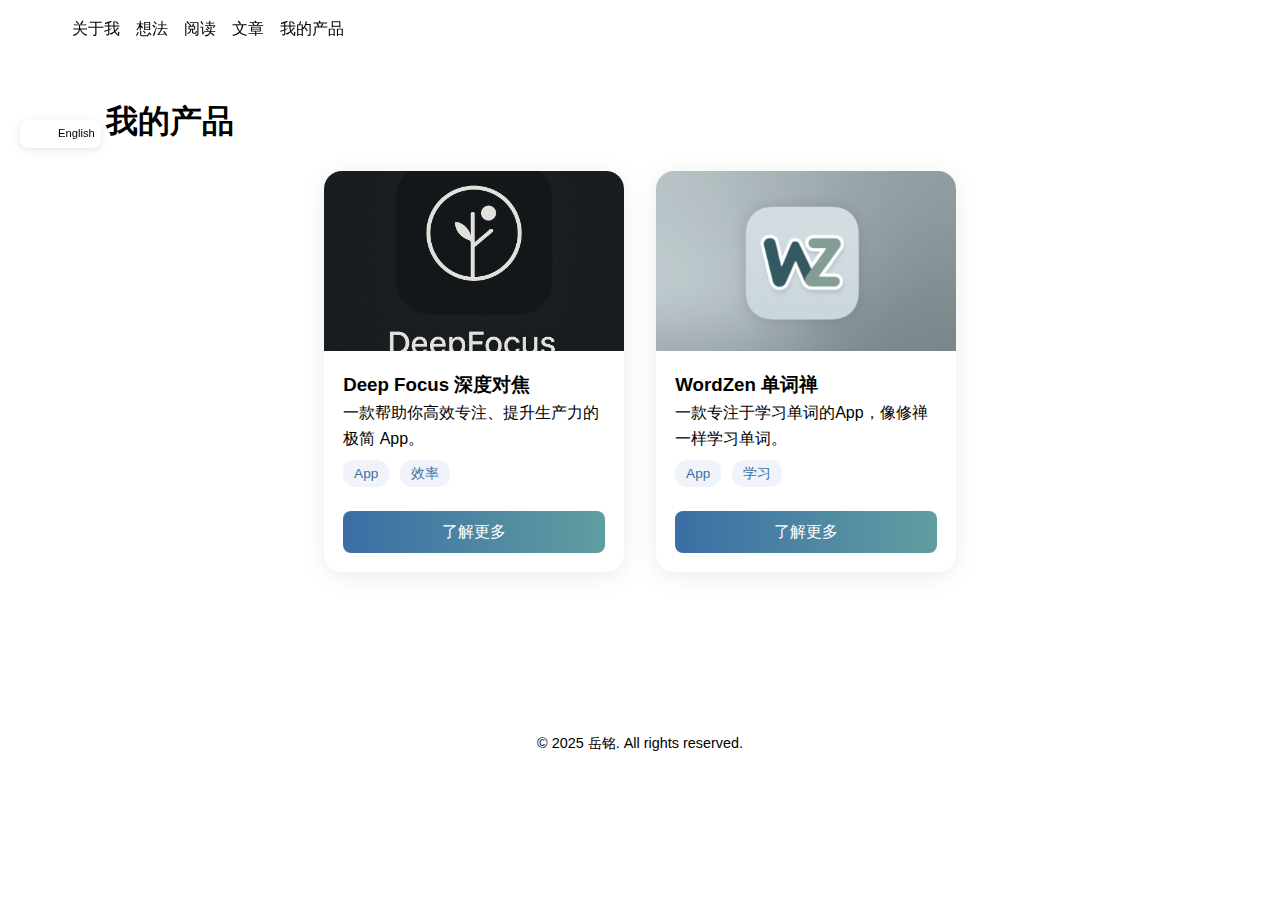
<file: products.html>
<!DOCTYPE html>
<html lang="zh">
<head>
    <meta charset="UTF-8">
    <meta name="viewport" content="width=device-width, initial-scale=1.0">
    <title>我的产品</title>
    <link rel="stylesheet" href="styles.css">
    <link rel="stylesheet" href="https://cdnjs.cloudflare.com/ajax/libs/font-awesome/6.0.0/css/all.min.css">
    <script src="translations.js"></script>
    <style>
        .products-showcase {
            max-width: 1100px;
            margin: 0 auto;
            padding: 2rem 1rem;
        }
        .products-list {
            display: flex;
            flex-wrap: wrap;
            gap: 2rem;
            justify-content: center;
        }
        .product-card {
            background: #fff;
            border-radius: 18px;
            box-shadow: 0 4px 24px rgba(0,0,0,0.08);
            width: 300px;
            transition: transform 0.2s, box-shadow 0.2s;
            overflow: hidden;
            display: flex;
            flex-direction: column;
        }
        .product-card:hover {
            transform: translateY(-8px) scale(1.03);
            box-shadow: 0 8px 32px rgba(0,0,0,0.12);
        }
        .product-card img {
            width: 100%;
            height: 180px;
            object-fit: cover;
        }
        .product-info {
            padding: 1.2rem;
            flex: 1;
            display: flex;
            flex-direction: column;
            justify-content: space-between;
        }
        .product-tags {
            margin: 0.5rem 0;
        }
        .tag {
            display: inline-block;
            background: #f0f4fa;
            color: #3a6ea5;
            border-radius: 12px;
            padding: 0.2em 0.8em;
            font-size: 0.85em;
            margin-right: 0.5em;
        }
        .product-link {
            margin-top: 1rem;
            color: #fff;
            background: linear-gradient(90deg, #3a6ea5, #5f9ea0);
            padding: 0.5em 1.2em;
            border-radius: 8px;
            text-decoration: none;
            text-align: center;
            transition: background 0.2s;
        }
        .product-link:hover {
            background: linear-gradient(90deg, #5f9ea0, #3a6ea5);
        }
        @media (max-width: 700px) {
            .products-list {
                flex-direction: column;
                gap: 1.2rem;
                align-items: center;
            }
            .product-card {
                width: 95vw;
                max-width: 360px;
            }
        }
    </style>
</head>
<body>
    <!-- Language Switcher -->
    <div class="language-switcher">
        <button onclick="setLanguage('zh')" id="lang-zh">中文</button>
        <button onclick="setLanguage('en')" id="lang-en">English</button>
    </div>

    <div class="top-links">
        <div class="menu-group">
            <a href="index.html">关于我</a>
            <a href="thoughts.html">想法</a>
            <a href="books.html">阅读</a>
            <a href="essay.html">文章</a>
            <a href="products.html">我的产品</a>
        </div>
    </div>
    <main>
        <section class="products-showcase">
            <h2 data-translate="products.title">我的产品</h2>
           
            <div class="products-list">
                <div class="product-card">
                    <img src="images/product/deep_focus.png" alt="Deep Focus封面">
                    <div class="product-info">
                        <h3>Deep Focus 深度对焦</h3>
                        <p>一款帮助你高效专注、提升生产力的极简 App。</p>
                        <div class="product-tags">
                            <span class="tag">App</span>
                            <span class="tag">效率</span>
                        </div>
                        <a href="product-deep-focus.html" class="product-link">了解更多</a>
                    </div>
                </div>
                
                <div class="product-card">
                    <img src="images/product/wordZen.png" alt="WordZen封面">
                    <div class="product-info">
                        <h3>WordZen 单词禅</h3>
                        <p>一款专注于学习单词的App，像修禅一样学习单词。</p>
                        <div class="product-tags">
                            <span class="tag">App</span>
                            <span class="tag">学习</span>
                        </div>
                        <a href="product-wordzen.html" class="product-link">了解更多</a>
                    </div>
                </div>
            </div>
        </section>
    </main>
    <footer>
        <p>&copy; 2025 岳铭. All rights reserved.</p>
    </footer>
    <!--
    <div class="support-coffee-float">
        <img id="show-alipay-float" class="coffee-btn-img" src="images/buymecoffee.png" alt="Buy Me a Coffee" style="width:240px; height:56px; border-radius:28px; box-shadow:0 2px 8px rgba(0,0,0,0.13); cursor:pointer; background:#fff; object-fit:cover;">
        <div id="alipay-qr-float" class="coffee-qr-card">
            <img src="images/ai_tools.png" alt="支付宝支持二维码" class="qr-code-img" style="cursor: pointer;">
            <div class="coffee-thank">如果你喜欢我的作品，
                欢迎自愿打赏一杯咖啡的钱（建议不超过 10 元）。
                小小支持，大大鼓励</div>
        </div>
    </div>
    
    <!-- 二维码放大模态框 
    <div id="qr-modal" class="qr-modal">
        <div class="qr-modal-content">
            <span class="qr-close">&times;</span>
            <img src="images/ai_tools.png" alt="支付宝支持二维码" class="qr-modal-img">        </div>
    </div>
-->
    <style>
    .support-coffee-float {
        position: fixed;
        right: 32px;
        bottom: 32px;
        z-index: 9999;
        display: flex;
        flex-direction: column;
        align-items: flex-end;
    }
    .coffee-btn-img {
        margin-bottom: 0.5rem;
        transition: box-shadow 0.2s, transform 0.2s;
        width: 240px !important;
        height: 56px !important;
        border-radius: 28px !important;
        object-fit: cover;
    }
    .coffee-btn-img:hover {
        box-shadow: 0 4px 16px rgba(0,0,0,0.18);
        transform: scale(1.08);
    }
    .coffee-qr-card {
        display: none;
        background: #fff;
        border-radius: 16px;
        box-shadow: 0 4px 24px rgba(0,0,0,0.13);
        padding: 1.2rem 1.2rem 0.8rem 1.2rem;
        text-align: center;
        margin-bottom: 0.5rem;
        min-width: 210px;
        animation: fadeIn 0.2s;
    }
    .coffee-qr-card img {
        width: 150px;
        border-radius: 12px;
        box-shadow: 0 2px 12px rgba(0,0,0,0.08);
    }
    .coffee-thank {
        margin-top: 0.7rem;
        color: #888;
        font-size: 0.98em;
    }
    @keyframes fadeIn {
        from { opacity: 0; transform: translateY(20px); }
        to { opacity: 1; transform: translateY(0); }
    }
    @media (max-width: 700px) {
        .support-coffee-float { right: 10px; bottom: 10px; }
        .coffee-qr-card { min-width: 140px; padding: 0.7rem 0.7rem 0.5rem 0.7rem; }
        .coffee-qr-card img { width: 100px; }
    }
    
    /* 二维码模态框样式 */
    .qr-modal {
        display: none;
        position: fixed;
        z-index: 10000;
        left: 0;
        top: 0;
        width: 100%;
        height: 100%;
        background-color: rgba(0,0,0,0.8);
        backdrop-filter: blur(4px);
    }
    
    .qr-modal-content {
        position: relative;
        background-color: #fff;
        margin: 5% auto;
        padding: 2rem;
        border-radius: 16px;
        width: 90%;
        max-width: 400px;
        text-align: center;
        animation: modalFadeIn 0.3s;
    }
    
    .qr-modal-img {
        width: 100%;
        max-width: 300px;
        border-radius: 12px;
        box-shadow: 0 4px 20px rgba(0,0,0,0.15);
    }
    
    .qr-close {
        position: absolute;
        right: 1rem;
        top: 0.5rem;
        color: #aaa;
        font-size: 2rem;
        font-weight: bold;
        cursor: pointer;
        transition: color 0.2s;
    }
    
    .qr-close:hover {
        color: #333;
    }
    
    @keyframes modalFadeIn {
        from { opacity: 0; transform: scale(0.8); }
        to { opacity: 1; transform: scale(1); }
    }
    
    @media (max-width: 700px) {
        .qr-modal-content {
            margin: 10% auto;
            padding: 1.05rem;
            width: 95%;
        }
        .qr-modal-img {
            max-width: 250px;
        }
    }
    </style>
    <script>
        document.addEventListener('DOMContentLoaded', () => {
            // Update language switcher active state
            const currentLang = getCurrentLanguage();
            const zhBtn = document.getElementById('lang-zh');
            const enBtn = document.getElementById('lang-en');
            if (zhBtn && enBtn) {
                zhBtn.classList.toggle('active', currentLang === 'zh');
                enBtn.classList.toggle('active', currentLang === 'en');
            }
            
            // Update page content based on current language
            updatePageContent();
        });
        
        const btn = document.getElementById('show-alipay-float');
        const qr = document.getElementById('alipay-qr-float');       btn.onclick = function() {
            qr.style.display = qr.style.display === 'block' ? 'none' : 'block';
        };
        // 点击页面其他地方关闭二维码
        document.addEventListener('click', function(e) {
            if (!btn.contains(e.target) && !qr.contains(e.target)) {
                qr.style.display = 'none';
            }
        });
        
        // 二维码点击放大功能
        const qrCodeImg = document.querySelector('.qr-code-img');
        const qrModal = document.getElementById('qr-modal');
        const qrClose = document.querySelector('.qr-close');
        
        // 点击二维码图片显示模态框
        qrCodeImg.addEventListener('click', function() {
            qrModal.style.display = 'block';
        });
        
        // 点击关闭按钮关闭模态框
        qrClose.addEventListener('click', function() {
            qrModal.style.display = 'none';
        });
        
        // 点击模态框背景关闭模态框
        qrModal.addEventListener('click', function(e) {
            if (e.target === qrModal) {
                qrModal.style.display = 'none';
            }
        });
        
        // ESC键关闭模态框
        document.addEventListener('keydown', function(e) {
            if (e.key === 'Escape' && qrModal.style.display === 'block') {
                qrModal.style.display = 'none';
            }
        });
    </script>
</body>
</html>
</file>
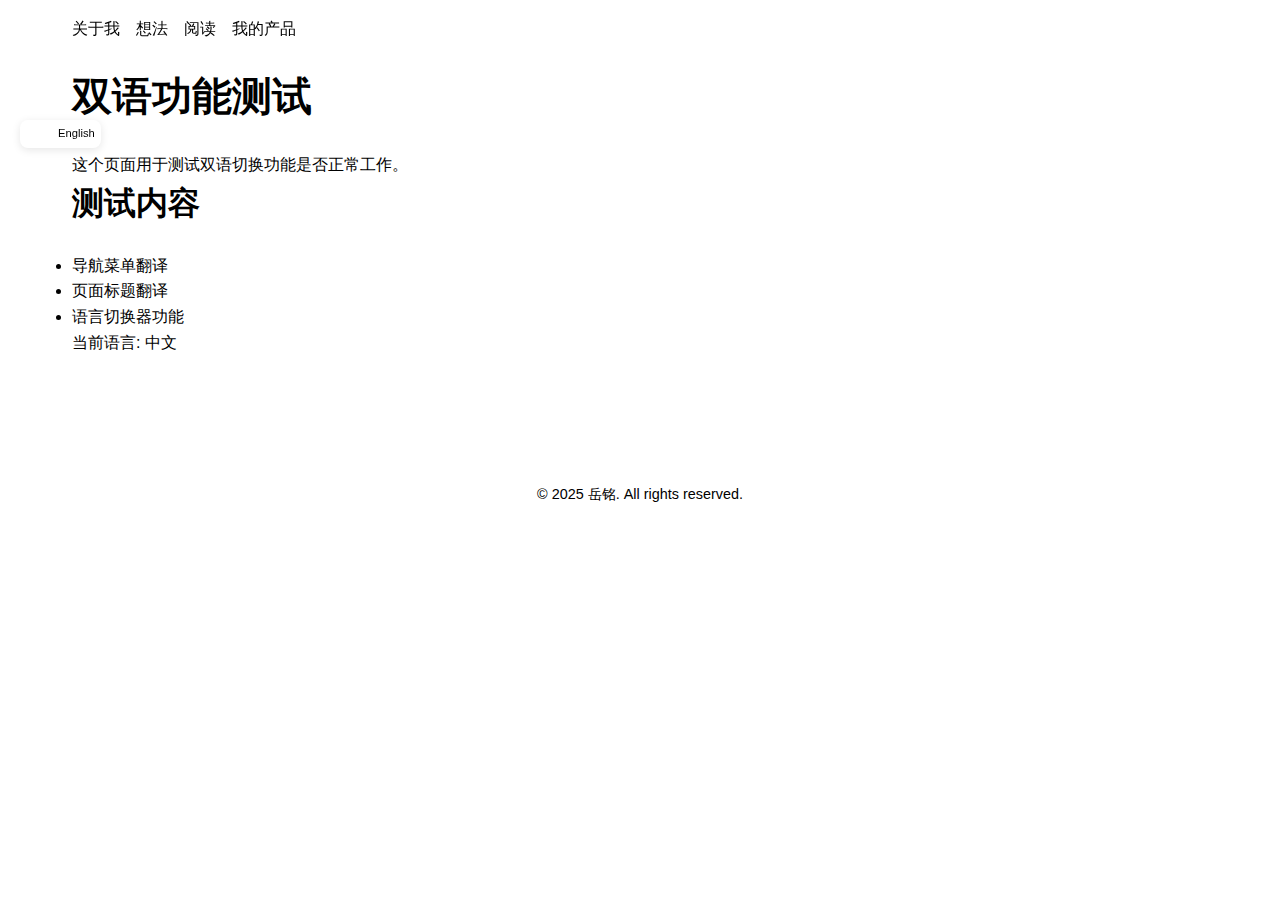
<file: test.html>
<!DOCTYPE html>
<html lang="zh">
<head>
    <meta charset="UTF-8">
    <meta name="viewport" content="width=device-width, initial-scale=1.0">
    <title>双语测试页面</title>
    <link rel="stylesheet" href="styles.css">
    <script src="translations.js"></script>
</head>
<body>
    <!-- Language Switcher -->
    <div class="language-switcher">
        <button onclick="setLanguage('zh')" id="lang-zh">中文</button>
        <button onclick="setLanguage('en')" id="lang-en">English</button>
    </div>

    <div class="top-links">
        <div class="menu-group">
            <a href="index.html">首页</a>
            <a href="thoughts.html">想法</a>
            <a href="books.html">阅读</a>
            <a href="products.html">我的产品</a>
        </div>
    </div>

    <main>
        <h1>双语功能测试</h1>
        <p>这个页面用于测试双语切换功能是否正常工作。</p>
        
        <h2>测试内容</h2>
        <ul>
            <li>导航菜单翻译</li>
            <li>页面标题翻译</li>
            <li>语言切换器功能</li>
        </ul>
        
        <p>当前语言: <span id="current-lang">中文</span></p>
    </main>

    <footer>
        <p>&copy; 2025 岳铭. All rights reserved.</p>
    </footer>

    <script>
        document.addEventListener('DOMContentLoaded', () => {
            const currentLang = getCurrentLanguage();
            document.getElementById('current-lang').textContent = currentLang === 'zh' ? '中文' : 'English';
            
            // Update language switcher active state
            document.getElementById('lang-zh').classList.toggle('active', currentLang === 'zh');
            document.getElementById('lang-en').classList.toggle('active', currentLang === 'en');
        });
    </script>
</body>
</html>
</file>
<file: styles.css>
/* Reset and Base Styles */
* {
    margin: 0;
    padding: 0;
    box-sizing: border-box;
}

/* Theme Variables */
:root[data-theme="light"] {
    --bg-color: #ffffff;
    --text-color: #333333;
    --link-color: #0066cc;
    --border-color: #eeeeee;
    --header-color: #444444;
    --secondary-text: #666666;
    --hover-bg: #f5f5f5;
    --code-bg: #f5f5f5;
    --blockquote-color: #666666;
    --footer-bg: #f8f8f8;
    --footer-text: #666666;
    --footer-border: #eeeeee;
    --thought-bg: #ffffff;
}

:root[data-theme="dark"] {
    --bg-color: #1a1a1a;
    --text-color: #e0e0e0;
    --link-color: #66b3ff;
    --border-color: #333333;
    --header-color: #ffffff;
    --secondary-text: #b0b0b0;
    --hover-bg: #2a2a2a;
    --code-bg: #2d2d2d;
    --blockquote-color: #b0b0b0;
    --footer-bg: #252525;
    --footer-text: #888888;
    --footer-border: #333333;
    --thought-bg: #252525;
}

/* Typography */
body {
    font-family: 'Segoe UI', Tahoma, Geneva, Verdana, sans-serif;
    line-height: 1.6;
    color: var(--text-color);
    background-color: var(--bg-color);
    transition: background-color 0.3s, color 0.3s;
}

h1 {
    font-size: 2.5rem;
    margin-bottom: 1.5rem;
    color: var(--header-color);
}

h2 {
    font-size: 2rem;
    margin-bottom: 1.5rem;
    color: var(--header-color);
}

h3 {
    color: var(--header-color);
}

/* Layout Components */
nav {
    background: #fff;
    padding: 1rem;
    position: sticky;
    top: 0;
    box-shadow: 0 2px 5px rgba(0,0,0,0.1);
}

main {
    max-width: 1200px;
    margin: 0 auto;
    padding: 2rem;
    padding-top: 4rem;  /* Add padding to account for fixed top links */
}

section {
    margin-bottom: 4rem;
}

footer {
    margin-top: 4rem;
    padding: 2rem;
    transition: color 0.3s;
}

/* Navigation */
nav ul {
    list-style: none;
    display: flex;
    justify-content: center;
    gap: 2rem;
}

nav a {
    text-decoration: none;
    color: #333;
    font-weight: 500;
}

/* Bio Section */
.bio {
    display: flex;
    align-items: center;
    gap: 2rem;
}

.bio img {
    width: 200px;
    height: 200px;
    border-radius: 50%;
    object-fit: cover;
}

/* Grid Layouts */
.thoughts-grid, .books-grid {
    display: grid;
    grid-template-columns: repeat(auto-fit, minmax(300px, 1fr));
    gap: 2rem;
}

/* Article and Book Cards */
article, .book {
    padding: 1.5rem;
    border-radius: 8px;
    background: #f9f9f9;
}

.book img {
    width: 100%;
    height: 300px;
    object-fit: cover;
    border-radius: 4px;
    margin-bottom: 1rem;
}

/* Connect Section */
#connect {
    margin-top: -2.5rem;
    padding-bottom: 1rem;
}

/* Social Links */
.social-links {
    display: flex;
    justify-content: center;
    gap: 2rem;
    font-size: 1.5rem;
}

.social-links a {
    color: #333;
    transition: color 0.3s;
}

.social-links a:hover {
    color: #007bff;
}

/* Footer */
footer p {
    text-align: center;
    color: var(--footer-text);
    font-size: 0.9rem;
    margin: 0;
}

/* Responsive Design */
@media (max-width: 768px) {
    .bio {
        flex-direction: column;
        text-align: center;
    }
    
    nav ul {
        flex-direction: column;
        text-align: center;
    }
    
    .top-links {
        position: static;
        text-align: center;
        padding: 1rem;
    }
}

/* Language Switcher */
.language-switcher {
    position: fixed;
    top: 120px;
    left: 20px;
    z-index: 1000;
    background: var(--bg-color);
    border: 1px solid var(--border-color);
    border-radius: 8px;
    padding: 2px;
    box-shadow: 0 2px 8px rgba(0,0,0,0.1);
    transition: all 0.3s ease;
    display: flex;
    gap: 2px;
    width: fit-content;
    max-width: none;
    min-width: auto;
    flex-wrap: nowrap;
    height: 28px;
    align-items: center;
}

.language-switcher:hover {
    box-shadow: 0 4px 12px rgba(0,0,0,0.15);
}

.language-switcher button {
    background: none;
    border: none;
    padding: 1px 4px;
    margin: 0;
    border-radius: 4px;
    cursor: pointer;
    font-size: 0.7rem;
    transition: background-color 0.2s;
    color: var(--text-color);
    white-space: nowrap;
    width: auto;
    line-height: 1;
    height: 20px;
    flex-shrink: 0;
    max-width: none;
    overflow: hidden;
    text-overflow: ellipsis;
}

.language-switcher button:hover {
    background-color: var(--hover-bg);
}

.language-switcher button.active {
    background-color: var(--link-color);
    color: white;
}

/* Responsive language switcher */
@media (max-width: 768px) {
    .language-switcher {
        top: 80px;
        left: 10px;
        padding: 2px;
        gap: 2px;
        max-width: none;
        height: 24px;
    }
    
    .language-switcher button {
        font-size: 0.65rem;
        padding: 1px 3px;
        line-height: 1;
        max-width: none;
        height: 18px;
    }
}

html[lang="en"] h1[data-en],
html[lang="en"] h2[data-en],
html[lang="en"] p[data-en],
html[lang="zh"] h1[data-zh],
html[lang="zh"] h2[data-zh],
html[lang="zh"] p[data-zh] {
    display: block !important;
}

/* Tag System */
.tag {
    font-size: 0.7em;
    padding: 0.2rem 0.4rem;
    border-radius: 12px;
    font-weight: 500;
}

/* Tag Colors */
.tag-all { background-color: #f5f5f5; color: #424242; }
.tag-writing { background-color: #bbdefb; color: #1565c0; }
.tag-life { background-color: #c8e6c9; color: #2e7d32; }
.tag-tech { background-color: #e1bee7; color: #6a1b9a; }
.tag-tools { background-color: #ffe0b2; color: #e65100; }
.tag-programming { background-color: #c5cae9; color: #283593; }
.tag-learning { background-color: #f8bbd0; color: #ad1457; }
.tag-creative { background-color: #FFB6C1; color: #8B4513; }
.tag-innovation { background-color: #E6E6FA; color: #483D8B; }
.tag-productivity { background-color: #77c578; color: #fffcf9; }
.tag-idea { background-color: #f0eb45; color: #494543; }

/* Tag Interactions */
.tag-filter {
    cursor: pointer;
    transition: all 0.2s ease;
}

.tag-filter:hover {
    opacity: 0.8;
    transform: translateY(-1px);
}

.tag-filter.active {
    box-shadow: 0 0 0 2px currentColor;
}

/* Tag Layout */
.tags {
    display: flex;
    gap: 0.5rem;
    flex-wrap: wrap;
}

.tag-filters {
    margin-bottom: 2rem;
    display: flex;
    gap: 0.8rem;
    flex-wrap: wrap;
}

/* Markdown Content */
.markdown-content {
    max-height: 800px;  /* Increased from 300px to 800px */
    overflow-y: auto;
    padding-right: 1rem;
    line-height: 1.6;
    color: var(--text-color);
}

/* Markdown Elements */
.markdown-content h2 { font-size: 1.4rem; margin: 1.5rem 0 1rem; }
.markdown-content h3 { font-size: 1.2rem; margin: 1.2rem 0 0.8rem; }
.markdown-content p { margin: 1rem 0; }
.markdown-content ul, 
.markdown-content ol { margin: 1rem 0; padding-left: 2rem; }
.markdown-content li { margin: 0.5rem 0; }
.markdown-content blockquote {
    border-left: 3px solid var(--border-color);
    margin: 1rem 0;
    padding-left: 1rem;
    color: var(--blockquote-color);
}

/* Code Blocks */
.markdown-content code {
    font-family: monospace;
    background: var(--code-bg);
    padding: 0.2rem 0.4rem;
    border-radius: 3px;
    font-size: 0.9em;
}

.markdown-content pre {
    background: var(--code-bg);
    padding: 1rem;
    border-radius: 5px;
    overflow-x: auto;
}

/* Scrollbar Styling */
.markdown-content::-webkit-scrollbar {
    width: 8px;
}

.markdown-content::-webkit-scrollbar-track {
    background: var(--hover-bg);
    border-radius: 4px;
}

.markdown-content::-webkit-scrollbar-thumb {
    background: var(--secondary-text);
    border-radius: 4px;
}

.markdown-content::-webkit-scrollbar-thumb:hover {
    background: var(--text-color);
}

/* Theme Switch 
.theme-switch {
    position: fixed;
    top: 2.5rem;
    left: calc((100% - 1200px) / 2 + 6rem);
    z-index: 1000;
}

.theme-switch button {
    background: none;
    border: none;
    color: var(--text-color);
    cursor: pointer;
    padding: 0.5rem;
    font-size: 1.2rem;
    transition: color 0.3s;
}

.theme-switch button:hover {
    color: var(--link-color);
}*/

/* Home Page Specific */
#home {
    display: flex;
    flex-direction: column;
    align-items: center;
    justify-content: center;
    min-height: 60vh;
    margin-top: 1rem;
}

.home-page .bio {
    max-width: 600px;
    margin: 0 auto;
    text-align: center;
}

.home-page .bio p {
    font-size: 1.2rem;
    line-height: 1.6;
    margin-top: 2rem;
}

.bilibili-link {
    display: inline-flex;
    align-items: center;
    justify-content: center;
}

.bilibili-link svg {
    width: 1.5rem;
    height: 1.5rem;
}

.top-links {
    position: fixed;
    top: 0;
    left: 0;
    right: 0;
    width: 100%;
    background: var(--bg-color);
    padding: 1rem 0;
    z-index: 100;
    display: flex;
    align-items: center;
}

.top-links a,
.top-links a:link,
.top-links a:visited,
.top-links a:hover,
.top-links a:active {
    color: var(--text-color);
    text-decoration: none !important;
}

/* Create a container for the menu items and button */
.menu-group {
    margin-left: calc((100% - 1200px) / 2 + 2rem);
    display: flex;
    align-items: center;
    gap: 1rem;  /* Consistent spacing between all items */
}

.top-links button {
    background: none;
    border: none;
    color: var(--text-color);
    cursor: pointer;
    padding: 0;
    font-size: 1rem;
    display: flex;
    align-items: center;
}

.top-links button:hover {
    color: var(--link-color);
}

/* Media query for smaller screens */
@media (max-width: 1200px) {
    .menu-group {
        margin-left: 2rem;
    }
}

.reading-section {
    margin-bottom: 3rem;
}

.reading-section h3 {
    font-size: 1.5rem;
    margin-bottom: 1rem;
    color: #444;
}

.book-list {
    list-style: none;
    padding: 0;
}

.book-list li {
    margin-bottom: 2rem;
}

.book-header {
    display: flex;
    align-items: center;
    gap: 0.8rem;
}

.date {
    color: var(--secondary-text);
    font-size: 0.8em;
    font-family: monospace;
}

.book-status {
    font-size: 0.7em;
    padding: 0.2rem 0.4rem;
    border-radius: 12px;
    font-weight: 500;
}

.book-status.reading {
    background-color: #e3f2fd;
    color: #1976d2;
}

.book-status.finished {
    background-color: #e8f5e9;
    color: #2e7d32;
}

.book-status.want {
    background-color: #fff3e0;
    color: #f57c00;
}

#books {
    max-width: 800px;
    margin: 0 auto;
    padding: 2rem;
}



.book-info {
    display: flex;
    flex-direction: column;
    gap: 0.3rem;
}

.book-title {
    font-weight: 500;
}

.book-author {
    color: var(--secondary-text);
    font-size: 0.9em;
}

.book-comment {
    font-size: 0.9rem;
    color: var(--secondary-text);
    margin: 0.5rem 0 0 0;
    line-height: 1.4;
    font-weight: 400;
}

/* Thoughts Layout */
#thoughts {
    max-width: 800px;
    margin: 0 auto;
    padding: 0 1rem;
}

.thoughts-list {
    width: 95%;
    margin: 0 auto;
}

/* Tag filters alignment */
.tag-filters {
    width: 100%;
    margin-bottom: 2rem;
    display: flex;
    gap: 0.8rem;
    flex-wrap: wrap;
}

/* Left align the section title with content */
#thoughts h2 {
    text-align: left;
    margin-bottom: 2rem;
}

.thought {
    margin-bottom: 3rem;
    padding: 0;
    border-radius: 0;
    background: none;
    box-shadow: none;
}

.thought-header {
    margin-bottom: 1.5rem;
    padding-bottom: 1rem;
    border-bottom: 1px solid var(--border-color);
}

.title-date {
    display: flex;
    align-items: baseline;
    gap: 1rem;
    margin-bottom: 0.5rem;
}

.date {
    color: var(--secondary-text);
    font-size: 0.9rem;
}

.thought-header h3 {
    font-size: 1.8rem;
    margin-bottom: 0.5rem;
    color: var(--header-color);
}

.thought p {
    color: var(--text-color);
    line-height: 1.6;
}

.markdown-content {
    width: 100%;
    line-height: 1.8;
}

.markdown-content h2 {
    font-size: 1.4rem;
    margin: 1.5rem 0 1rem;
}

.markdown-content h3 {
    font-size: 1.2rem;
    margin: 1.2rem 0 0.8rem;
}

.markdown-content p {
    margin: 1rem 0;
}

.markdown-content ul, 
.markdown-content ol {
    margin: 1rem 0;
    padding-left: 2rem;
}

.markdown-content li {
    margin: 0.5rem 0;
}

.markdown-content a {
    color: var(--link-color);
    text-decoration: none;
}

.markdown-content a:hover {
    text-decoration: underline;
}

.markdown-content blockquote {
    border-left: 3px solid var(--border-color);
    margin: 1rem 0;
    padding-left: 1rem;
    color: var(--blockquote-color);
}

.markdown-content code {
    font-family: monospace;
    background: var(--code-bg);
    padding: 0.2rem 0.4rem;
    border-radius: 3px;
    font-size: 0.9em;
}

.markdown-content pre {
    background: var(--code-bg);
    padding: 1rem;
    border-radius: 5px;
    overflow-x: auto;
}

.markdown-content pre code {
    background: none;
    padding: 0;
}

.markdown-content img {
    max-width: 100%;
    height: auto;
    display: block;
    margin: 1.5rem auto;
    border-radius: 4px;
    box-shadow: 0 2px 8px rgba(0,0,0,0.1);
}

/* Optional: Add lightbox effect for images */
.markdown-content img:hover {
    cursor: pointer;
    transform: scale(1.01);
    transition: transform 0.3s ease;
}

.markdown-content hr {
    border: none;
    border-top: 1px solid var(--border-color);
    margin: 2rem 0;
}

/* Customize scrollbar for webkit browsers */
.markdown-content::-webkit-scrollbar {
    width: 8px;
}

.markdown-content::-webkit-scrollbar-track {
    background: var(--hover-bg);
    border-radius: 4px;
}

.markdown-content::-webkit-scrollbar-thumb {
    background: var(--secondary-text);
    border-radius: 4px;
}

.markdown-content::-webkit-scrollbar-thumb:hover {
    background: var(--text-color);
}

/* For Firefox */
.markdown-content {
    scrollbar-width: thin;
    scrollbar-color: var(--hover-bg) var(--hover-bg);
}

/* Apply theme colors */
body {
    background-color: var(--bg-color);
    color: var(--text-color);
}

/* Media query for smaller screens */
@media (max-width: 1200px) {
    .menu-group {
        margin-left: 2rem;
    }
    
    .top-links button {
        margin-right: 2rem;
    }
}

/* Additional media query for very small screens */
@media (max-width: 768px) {
    .top-links {
        padding: 1rem;
    }
    
    .top-links button {
        display: block;  /* Ensure visibility */
        position: fixed;
        left: 2rem;
        top: 3.5rem;
    }
    
    .thoughts-list {
        width: 98%;
    }
    
    .thought {
        padding: 0;
    }
}

/* Update existing styles with variables */
.top-links {
    right: 5rem;
}

.top-links a {
    color: var(--text-color);
}

h1, h2, h3 {
    color: var(--header-color);
}

.book-author, .date {
    color: var(--secondary-text);
}

.book-comment {
    color: var(--secondary-text);
}

.thought {
    border-color: var(--border-color);
}

.markdown-content {
    color: var(--text-color);
}

.markdown-content a {
    color: var(--link-color);
}

.markdown-content blockquote {
    border-left-color: var(--border-color);
    color: var(--blockquote-color);
}

.markdown-content code {
    background: var(--code-bg);
}

.markdown-content pre {
    background: var(--code-bg);
}

/* Scrollbar colors */
.markdown-content::-webkit-scrollbar-track {
    background: var(--hover-bg);
}

.markdown-content::-webkit-scrollbar-thumb {
    background: var(--secondary-text);
}

.markdown-content::-webkit-scrollbar-thumb:hover {
    background: var(--text-color);
}

/* Status colors remain the same for better visibility */

.tag {
    font-size: 0.7em;
    padding: 0.2rem 0.4rem;
    border-radius: 12px;
    font-weight: 500;
}

/* Tag color variants */
.tag-all {
    background-color: #f5f5f5;
    color: #424242;
}

.tag-writing {
    background-color: #bbdefb;
    color: #1565c0;
}

.tag-life {
    background-color: #c8e6c9;
    color: #2e7d32;
}

.tag-tech {
    background-color: #e1bee7;
    color: #6a1b9a;
}

.tag-tools {
    background-color: #ffe0b2;
    color: #e65100;
}

.tag-programming {
    background-color: #c5cae9;
    color: #283593;
}

.tag-learning {
    background-color: #f8bbd0;
    color: #ad1457;
}

.tag-filter {
    cursor: pointer;
    transition: all 0.2s ease;
}

.tag-filter:hover {
    opacity: 0.8;
    transform: translateY(-1px);
}

.tag-filter.active {
    box-shadow: 0 0 0 2px currentColor;
}

.tags {
    display: flex;
    gap: 0.5rem;
    flex-wrap: wrap;
}

.tag-filters {
    margin-bottom: 2rem;
    display: flex;
    gap: 0.8rem;
    flex-wrap: wrap;
}

.tag-creative {
    background-color: #FFB6C1;
    color: #8B4513;
}

.tag-innovation {
    background-color: #E6E6FA;
    color: #483D8B;
}

/* Add these new styles */
#thoughts, #books {
    margin-top: 4rem;
}

.thoughts-grid, .books-grid {
    display: grid;
    grid-template-columns: repeat(auto-fit, minmax(300px, 1fr));
    gap: 2rem;
}

/* Lightbox styles */
.lightbox {
    display: none;
    position: fixed;
    top: 0;
    left: 0;
    width: 100%;
    height: 100%;
    background-color: rgba(0, 0, 0, 0.9);
    z-index: 1000;
    justify-content: center;
    align-items: center;
    padding: 2rem;
}

.lightbox-img {
    max-width: 90%;
    max-height: 90%;
    object-fit: contain;
    border-radius: 4px;
    box-shadow: 0 0 20px rgba(0, 0, 0, 0.5);
}

.lightbox-close {
    position: absolute;
    top: 20px;
    right: 30px;
    font-size: 2rem;
    color: white;
    background: none;
    border: none;
    cursor: pointer;
    opacity: 0.8;
    transition: opacity 0.3s;
}

.lightbox-close:hover {
    opacity: 1;
}

/* Lightbox navigation buttons */
.lightbox-nav {
    position: absolute;
    top: 50%;
    transform: translateY(-50%);
    background: rgba(0, 0, 0, 0.5);
    color: white;
    border: none;
    border-radius: 50%;
    width: 50px;
    height: 50px;
    font-size: 1.5rem;
    display: flex;
    align-items: center;
    justify-content: center;
    cursor: pointer;
    opacity: 0.7;
    transition: opacity 0.3s, background-color 0.3s;
}

.lightbox-nav:hover {
    opacity: 1;
    background: rgba(0, 0, 0, 0.8);
}

.lightbox-prev {
    left: 20px;
}

.lightbox-next {
    right: 20px;
}

/* Responsive adjustments for small screens */
@media (max-width: 768px) {
    .lightbox-nav {
        width: 40px;
        height: 40px;
        font-size: 1.2rem;
    }
    
    .lightbox-prev {
        left: 10px;
    }
    
    .lightbox-next {
        right: 10px;
    }
}

/* Dark mode adjustments */
[data-theme="dark"] .lightbox {
    background-color: rgba(0, 0, 0, 0.95);
}

[data-theme="dark"] .lightbox-close {
    color: #e0e0e0;
}

/* Add loading indicator */
.lightbox::after {
    content: "";
    position: absolute;
    top: 50%;
    left: 50%;
    width: 40px;
    height: 40px;
    margin: -20px 0 0 -20px;
    border: 4px solid #f3f3f3;
    border-top: 4px solid var(--link-color);
    border-radius: 50%;
    animation: spin 1s linear infinite;
    opacity: 0;
    transition: opacity 0.3s;
}

.lightbox.loading::after {
    opacity: 1;
}

@keyframes spin {
    0% { transform: rotate(0deg); }
    100% { transform: rotate(360deg); }
}

/* journey Articles */
.journey-list {
    max-width: 800px;
    margin: 0 auto;
    padding: 0 1rem;
}

.journey-article {
    margin-bottom: 3rem;
    border: 1px solid var(--border-color);
    border-radius: 8px;
    padding: 1.5rem;
    background-color: var(--thought-bg);
    transition: background-color 0.3s, border-color 0.3s;
}

.journey-article h3 {
    margin-bottom: 0.5rem;
    font-size: 1.5rem;
}

.journey-article .date {
    color: var(--secondary-text);
    font-size: 0.9rem;
    margin-bottom: 0.5rem;
}

/* Increase the height of journey article content */
.journey-article .markdown-content {
    max-height: 500px;  /* Increased from 300px */
    overflow-y: auto;
}

/* Location styles with pin icon */
.location {
    font-size: 0.8rem;
    padding: 0.3rem 0.6rem;
    border-radius: 16px;
    font-weight: 500;
    display: inline-flex;
    align-items: center;
    gap: 0.3rem;
    transition: transform 0.2s, box-shadow 0.2s;
}

.location:hover {
    transform: translateY(-2px);
    box-shadow: 0 2px 5px rgba(0, 0, 0, 0.1);
}

.location i {
    font-size: 0.9rem;
}

/* Special case for "All Locations" */
.location-all::before {
    content: "\f0ac";  /* Font Awesome globe icon */
}

.article-location {
    margin-bottom: 0.8rem;
}

/* Location colors */
.location-all { background-color: #f5f5f5; color: #424242; }
.location-washington { background-color: #AED6F1; color: #2874A6; }
.location-california { background-color: #F5CBA7; color: #A04000; }
.location-oregon { background-color: #A9DFBF; color: #196F3D; }
.location-utah { background-color: #D7BDE2; color: #6C3483; }
.location-colorado { background-color: #F9E79F; color: #B7950B; }

/* Activity tags */
.activities {
    display: flex;
    gap: 0.5rem;
    flex-wrap: wrap;
    margin-bottom: 1rem;
}

.activity {
    font-size: 0.7rem;
    padding: 0.2rem 0.4rem;
    border-radius: 12px;
    background-color: var(--hover-bg);
    color: var(--secondary-text);
}

/* Activity colors */
.activity-hiking { background-color: #E8F8F5; color: #148F77; }
.activity-camping { background-color: #FEF9E7; color: #B7950B; }
.activity-climbing { background-color: #F4ECF7; color: #8E44AD; }
.activity-photography { background-color: #EBF5FB; color: #2E86C1; }
.activity-backpacking { background-color: #FDEDEC; color: #CB4335; }

/* Center journey header */
#journey h2 {
    text-align: center;
    margin-bottom: 2rem;
}

/* journey images */
.journey-article .markdown-content img {
    max-width: 100%;
    height: auto;
    display: block;
    margin: 1.5rem auto;
    border-radius: 4px;
    box-shadow: 0 2px 8px rgba(0,0,0,0.1);
    cursor: zoom-in;
}

/* Add journey to navigation */
@media (max-width: 768px) {
    #journey {
        margin-top: 4rem;
    }
    
    .location-filters {
        padding: 0 1rem;
    }
}

/* Map Modal */
.map-modal {
    display: none;
    position: fixed;
    top: 0;
    left: 0;
    width: 100%;
    height: 100%;
    background-color: rgba(0, 0, 0, 0.7);
    z-index: 1100;
    justify-content: center;
    align-items: center;
    padding: 1rem;
}

.map-container {
    background-color: var(--bg-color);
    border-radius: 8px;
    width: 90%;
    max-width: 800px;
    height: 80%;
    max-height: 600px;
    overflow: hidden;
    box-shadow: 0 4px 20px rgba(0, 0, 0, 0.3);
}

.map-header {
    display: flex;
    justify-content: space-between;
    align-items: center;
    padding: 1rem;
    border-bottom: 1px solid var(--border-color);
}

.map-header h3 {
    margin: 0;
    color: var(--header-color);
}

.map-close {
    background: none;
    border: none;
    font-size: 1.5rem;
    cursor: pointer;
    color: var(--text-color);
}

#map {
    width: 100%;
    height: calc(100% - 60px);
}

/* Enhance location display */
.location {
    font-size: 0.8rem;
    padding: 0.3rem 0.6rem;
    border-radius: 16px;
    font-weight: 500;
    display: inline-flex;
    align-items: center;
    gap: 0.3rem;
    transition: transform 0.2s, box-shadow 0.2s;
}

.location:hover {
    transform: translateY(-2px);
    box-shadow: 0 2px 5px rgba(0, 0, 0, 0.1);
}

.location i {
    font-size: 0.9rem;
}

/* Journey Layout */
#journey {
    max-width: 800px;
    margin: 0 auto;
    padding: 0 1rem;
}

/* Left align the journey section title */
#journey h2 {
    text-align: left;
    margin-bottom: 2rem;
    padding-left: 0;
}

.journey-list {
    width: 100%;
    padding: 0;
}

.journey-article {
    margin-bottom: 3rem;
    border: 1px solid var(--border-color);
    border-radius: 8px;
    padding: 1.5rem;
    background-color: var(--thought-bg);
    transition: background-color 0.3s, border-color 0.3s;
}

.journey-article h3 {
    margin-bottom: 0.5rem;
    font-size: 1.5rem;
}

.journey-article .date {
    color: var(--secondary-text);
    font-size: 0.9rem;
    margin-bottom: 0.5rem;
}

/* Increase the height of journey article content */
.journey-article .markdown-content {
    max-height: 500px;  /* Increased from 300px */
    overflow-y: auto;
}

/* Location styles with pin icon */
.location {
    font-size: 0.8rem;
    padding: 0.3rem 0.6rem;
    border-radius: 16px;
    font-weight: 500;
    display: inline-flex;
    align-items: center;
    gap: 0.3rem;
    transition: transform 0.2s, box-shadow 0.2s;
}

.location:hover {
    transform: translateY(-2px);
    box-shadow: 0 2px 5px rgba(0, 0, 0, 0.1);
}

.location i {
    font-size: 0.9rem;
}

/* Special case for "All Locations" */
.location-all::before {
    content: "\f0ac";  /* Font Awesome globe icon */
}

.article-location {
    margin-bottom: 0.8rem;
}

/* Location colors */
.location-all { background-color: #f5f5f5; color: #424242; }
.location-washington { background-color: #AED6F1; color: #2874A6; }
.location-california { background-color: #F5CBA7; color: #A04000; }
.location-oregon { background-color: #A9DFBF; color: #196F3D; }
.location-utah { background-color: #D7BDE2; color: #6C3483; }
.location-colorado { background-color: #F9E79F; color: #B7950B; }

/* Activity tags */
.activities {
    display: flex;
    gap: 0.5rem;
    flex-wrap: wrap;
    margin-bottom: 1rem;
}

.activity {
    font-size: 0.7rem;
    padding: 0.2rem 0.4rem;
    border-radius: 12px;
    background-color: var(--hover-bg);
    color: var(--secondary-text);
}

/* Activity colors */
.activity-hiking { background-color: #E8F8F5; color: #148F77; }
.activity-camping { background-color: #FEF9E7; color: #B7950B; }
.activity-climbing { background-color: #F4ECF7; color: #8E44AD; }
.activity-photography { background-color: #EBF5FB; color: #2E86C1; }
.activity-backpacking { background-color: #FDEDEC; color: #CB4335; }

/* Center journey header */
#journey h2 {
    text-align: center;
    margin-bottom: 2rem;
}

/* journey images */
.journey-article .markdown-content img {
    max-width: 100%;
    height: auto;
    display: block;
    margin: 1.5rem auto;
    border-radius: 4px;
    box-shadow: 0 2px 8px rgba(0,0,0,0.1);
    cursor: zoom-in;
}

/* Add journey to navigation */
@media (max-width: 768px) {
    #journey {
        margin-top: 4rem;
    }
    
    .location-filters {
        padding: 0 1rem;
    }
}

/* Map Modal */
.map-modal {
    display: none;
    position: fixed;
    top: 0;
    left: 0;
    width: 100%;
    height: 100%;
    background-color: rgba(0, 0, 0, 0.7);
    z-index: 1100;
    justify-content: center;
    align-items: center;
    padding: 1rem;
}

.map-container {
    background-color: var(--bg-color);
    border-radius: 8px;
    width: 90%;
    max-width: 800px;
    height: 80%;
    max-height: 600px;
    overflow: hidden;
    box-shadow: 0 4px 20px rgba(0, 0, 0, 0.3);
}

.map-header {
    display: flex;
    justify-content: space-between;
    align-items: center;
    padding: 1rem;
    border-bottom: 1px solid var(--border-color);
}

.map-header h3 {
    margin: 0;
    color: var(--header-color);
}

.map-close {
    background: none;
    border: none;
    font-size: 1.5rem;
    cursor: pointer;
    color: var(--text-color);
}

#map {
    width: 100%;
    height: calc(100% - 60px);
}

/* Enhance location display */
.location {
    font-size: 0.8rem;
    padding: 0.3rem 0.6rem;
    border-radius: 16px;
    font-weight: 500;
    display: inline-flex;
    align-items: center;
    gap: 0.3rem;
    transition: transform 0.2s, box-shadow 0.2s;
}

.location:hover {
    transform: translateY(-2px);
    box-shadow: 0 2px 5px rgba(0, 0, 0, 0.1);
}

.location i {
    font-size: 0.9rem;
}

/* Profile section styling */
.profile-container {
    display: flex;
    flex-direction: column;
    align-items: center;
    justify-content: center;
    text-align: center;
    gap: 1rem;
    margin-bottom: 2rem;
    max-width: 800px;
    margin: 0 auto 2rem auto;
    padding: 2rem 1rem;
}

.profile-info {
    display: flex;
    flex-direction: column;
    align-items: center;
    max-width: 600px;
}

.profile-info h1 {
    margin-bottom: 1.5rem;
    font-size: 2.2rem;
    order: -1; /* Move name to the top */
}

.profile-image {
    flex-shrink: 0;
    width: 220px;  /* Increased from 150px */
    height: 220px; /* Increased from 150px */
    border-radius: 50%;
    overflow: hidden;
    border: 4px solid var(--accent-color); /* Slightly thicker border */
    box-shadow: 0 6px 15px rgba(0, 0, 0, 0.15); /* Enhanced shadow */
    margin-bottom: 1.5rem;
}

.profile-image img {
    width: 100%;
    height: 100%;
    object-fit: cover;
    transition: transform 0.3s ease;
}

.profile-image:hover {
    box-shadow: 0 8px 20px rgba(0, 0, 0, 0.2);
}

.profile-image:hover img {
    transform: scale(1.05);
}

.bio {
    width: 100%;
}

.bio p {
    font-size: 1.1rem;
    line-height: 1.6;
}

/* Responsive adjustments */
@media (max-width: 600px) {
    .profile-image {
        width: 150px;  /* Increased from 120px */
        height: 150px; /* Increased from 120px */
        margin-bottom: 1rem;
    }
    
    .profile-info h1 {
        font-size: 1.8rem;
        margin-bottom: 1rem;
    }
    
    .bio p {
        font-size: 1rem;
    }
}

#knowledge-base {
    text-align: center;
    margin: 2rem 0;
}

.knowledge-base-container {
    display: flex;
    justify-content: center;
    align-items: center;
}

.knowledge-base-link {
    display: inline-flex;
    align-items: center;
    gap: 0.5rem;
    font-size: 1.2rem;
    color: var(--link-color);
    text-decoration: none;
    padding: 0.5rem 1rem;
    border-radius: 4px;
    transition: all 0.3s ease;
}

.knowledge-base-link:hover {
    background-color: var(--hover-bg);
    transform: translateY(-2px);
}

/* Resume Header Styles */
.resume-header {
    text-align: left;
    padding: 8rem 1rem 0.5rem 1rem;
    max-width: 800px;
    margin: 0 auto;
}

.resume-header h1 {
    font-size: 2.2rem;
    margin-bottom: 1rem;
    color: var(--header-color);
}

.resume-header .intro {
    font-size: 1.1rem;
    line-height: 1.6;
    color: var(--secondary-text);
    margin-bottom: 0;
    max-width: 600px;
}

.resume-header .intro-list {
    font-size: 1rem;
    line-height: 1.6;
    color: var(--text-color);
    margin: 0;
    padding-left: 1.5rem;
    max-width: 700px;
}

.resume-header .intro-list li {
    margin-bottom: 0.5rem;
}

/* Resume Content Styles */
.resume-content {
    max-width: 800px;
    margin: 0 auto;
    padding: 1rem;
}

/* Responsive adjustments */
@media (max-width: 768px) {
    .resume-header h1 {
        font-size: 1.8rem;
        margin-bottom: 0.8rem;
    }
    
    .resume-header {
        padding: 3rem 1rem 0.5rem 1rem;
    }
    
    .resume-header .intro {
        font-size: 1rem;
    }
    
    .resume-header .intro-list {
        font-size: 0.9rem;
        padding-left: 1.2rem;
    }
    
    .resume-header .intro-list li {
        margin-bottom: 0.4rem;
    }
}
</file>
